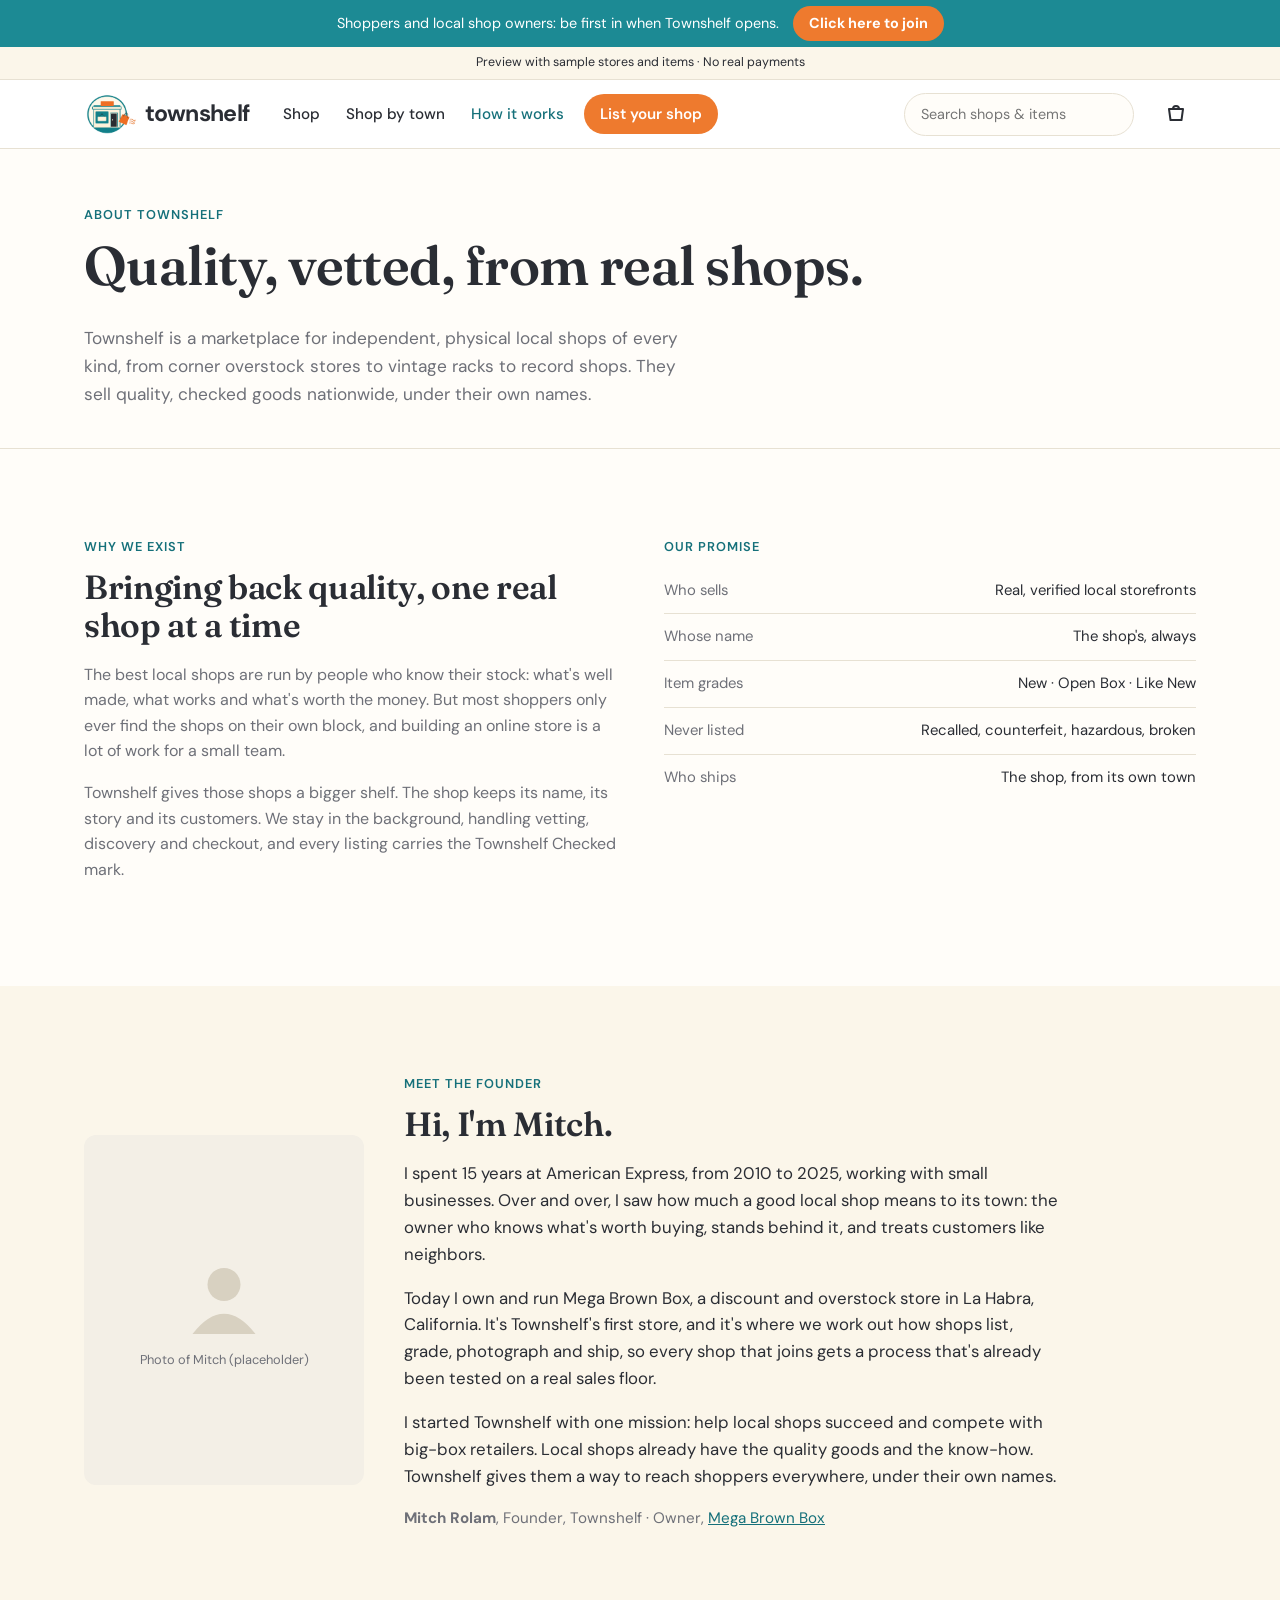
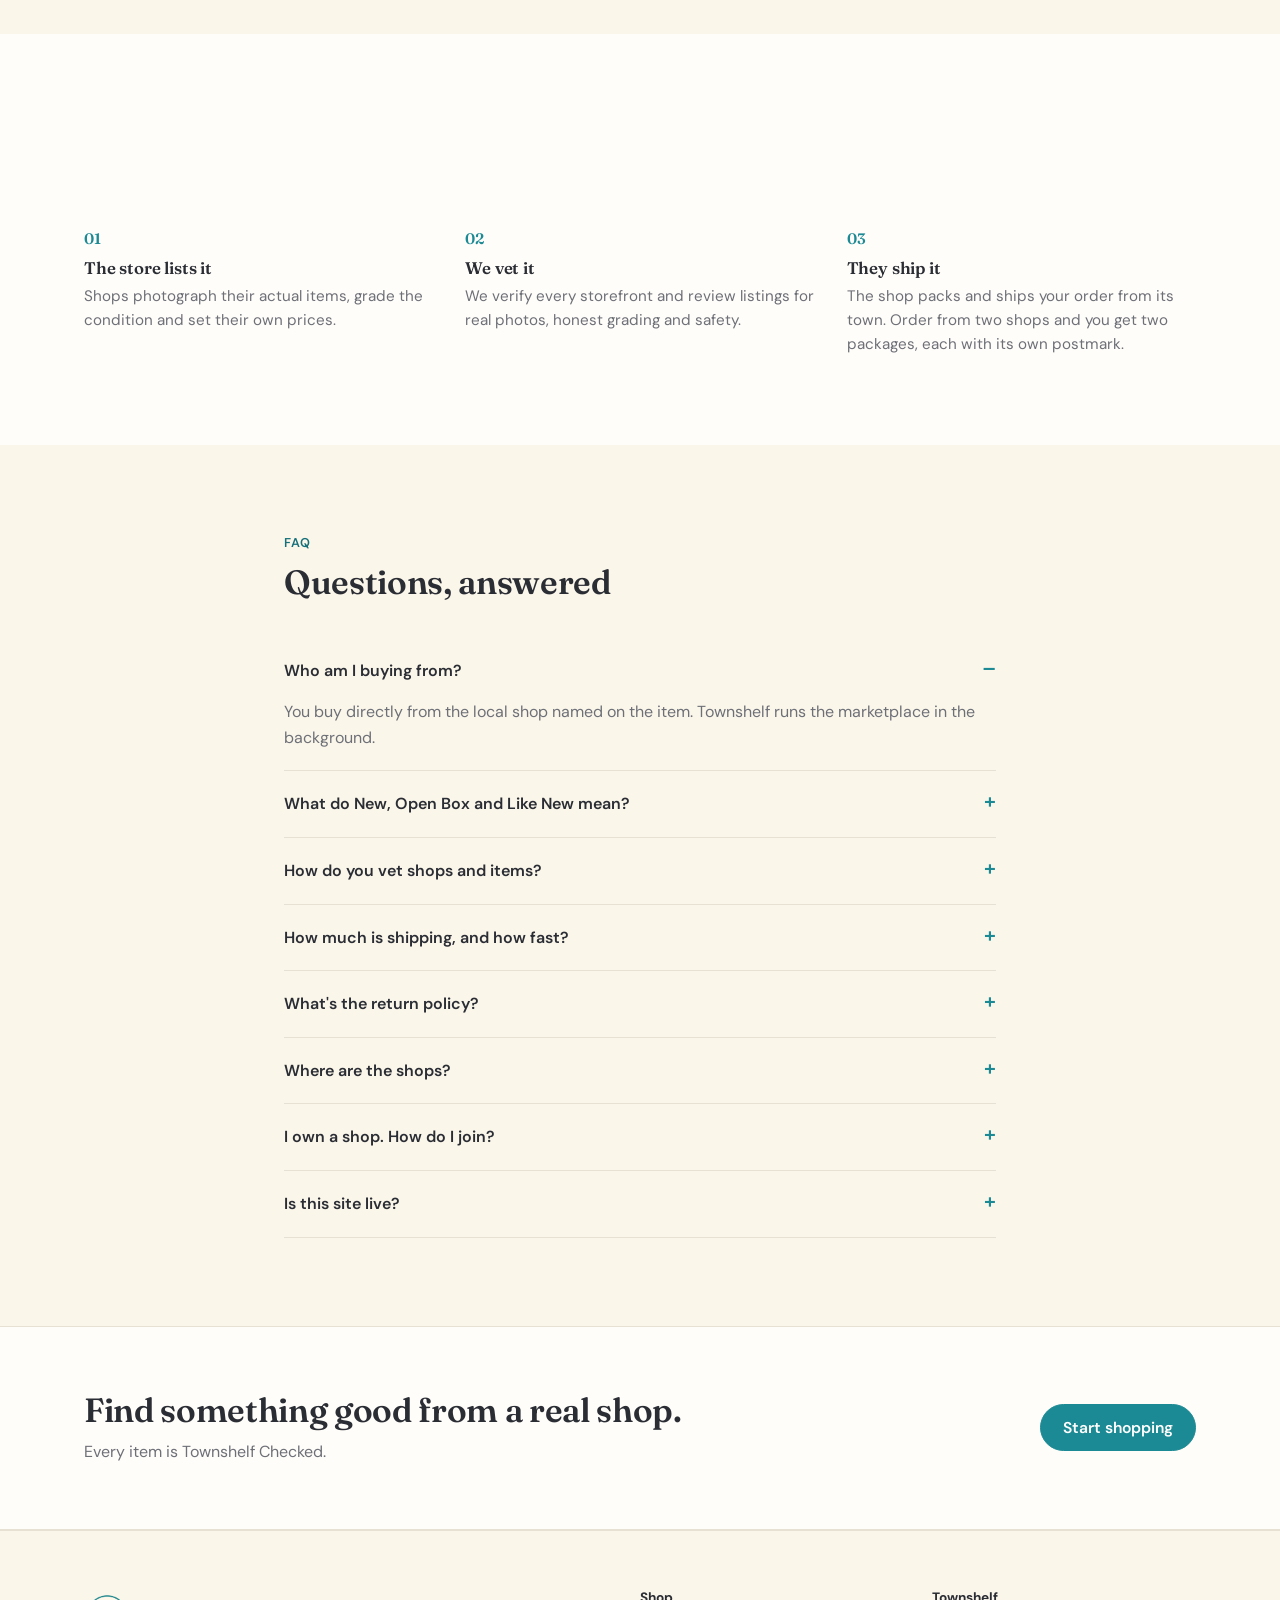
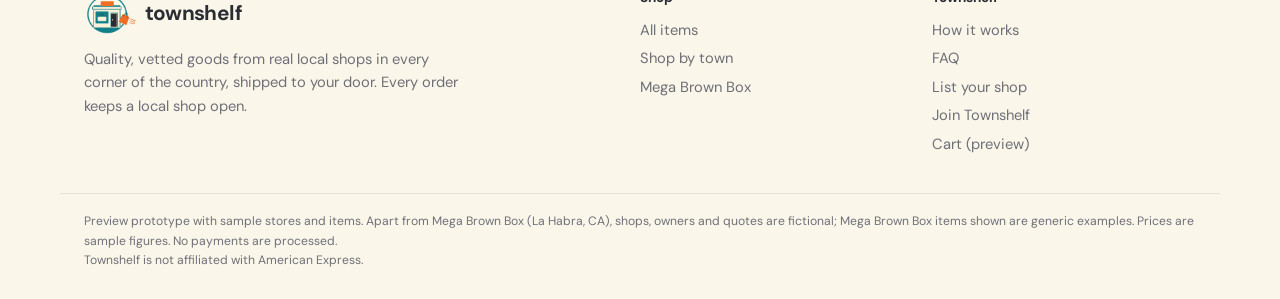
<file: about.html>
<!doctype html><html lang="en"><head><title>About & how it works · Townshelf (preview)</title>
<meta charset="utf-8"><meta name="viewport" content="width=device-width,initial-scale=1">
<link rel="icon" href="favicon.png?v=3" type="image/png"><link rel="apple-touch-icon" href="assets/apple-touch-icon.png?v=3">
<link rel="manifest" href="manifest.webmanifest"><meta name="theme-color" content="#1C8A94">
<meta name="mobile-web-app-capable" content="yes"><meta name="apple-mobile-web-app-capable" content="yes"><meta name="apple-mobile-web-app-title" content="Townshelf"><meta name="apple-mobile-web-app-status-bar-style" content="default">
<link rel="stylesheet" href="css/style.css">
<script src="data/data.js"></script><script src="data/imports/mega-brown-box.js"></script><script src="data/config.js"></script><script src="js/art.js"></script><script src="js/app.js"></script><script src="js/catalog-api.js"></script><script src="js/pwa.js" defer></script>
</head><body>
<div id="site-header"></div>
<main>
<div class="page-head"><div class="wrap"><div class="eyebrow">About Townshelf</div><h1>Quality, vetted, from real shops.</h1><p>Townshelf is a marketplace for independent, physical local shops of every kind, from corner overstock stores to vintage racks to record shops. They sell quality, checked goods nationwide, under their own names.</p></div></div>

<section><div class="wrap two-col">
  <div><div class="eyebrow">Why we exist</div><h2>Bringing back quality, one real shop at a time</h2>
  <p class="muted">The best local shops are run by people who know their stock: what's well made, what works and what's worth the money. But most shoppers only ever find the shops on their own block, and building an online store is a lot of work for a small team.</p>
  <p class="muted">Townshelf gives those shops a bigger shelf. The shop keeps its name, its story and its customers. We stay in the background, handling vetting, discovery and checkout, and every listing carries the Townshelf Checked mark.</p></div>
  <div><div class="eyebrow">Our promise</div>
    <ul class="facts">
      <li><span>Who sells</span><span>Real, verified local storefronts</span></li>
      <li><span>Whose name</span><span>The shop's, always</span></li>
      <li><span>Item grades</span><span>New · Open Box · Like New</span></li>
      <li><span>Never listed</span><span>Recalled, counterfeit, hazardous, broken</span></li>
      <li><span>Who ships</span><span>The shop, from its own town</span></li>
    </ul></div>
</div></section>

<section class="sec-cream" id="founder"><div class="wrap founder">
  <div class="founder-photo" role="img" aria-label="Photo placeholder for Mitch Rolam"><svg viewBox="0 0 120 120"><circle cx="60" cy="46" r="22" fill="#D8D1C1"/><path d="M18 112 Q60 58 102 112" fill="#D8D1C1"/></svg><span>Photo of Mitch (placeholder)</span></div>
  <div>
    <div class="eyebrow">Meet the founder</div>
    <h2>Hi, I'm Mitch.</h2>
    <p>I spent 15 years at American Express, from 2010 to 2025, working with small businesses. Over and over, I saw how much a good local shop means to its town: the owner who knows what's worth buying, stands behind it, and treats customers like neighbors.</p>
    <p>Today I own and run Mega Brown Box, a discount and overstock store in La Habra, California. It's Townshelf's first store, and it's where we work out how shops list, grade, photograph and ship, so every shop that joins gets a process that's already been tested on a real sales floor.</p>
    <p>I started Townshelf with one mission: help local shops succeed and compete with big-box retailers. Local shops already have the quality goods and the know-how. Townshelf gives them a way to reach shoppers everywhere, under their own names.</p>
    <p class="sig"><strong>Mitch Rolam</strong>, Founder, Townshelf · Owner, <a href="store.html?id=mega-brown-box">Mega Brown Box</a></p>
  </div>
</div></section>

<section><div class="wrap">
  <div class="sec-head"><div><div class="eyebrow">How it works</div><h2>Three steps, one real shop</h2></div></div>
  <div class="list-grid">
    <div><div class="num">01</div><h3>The store lists it</h3><p>Shops photograph their actual items, grade the condition and set their own prices.</p></div>
    <div><div class="num">02</div><h3>We vet it</h3><p>We verify every storefront and review listings for real photos, honest grading and safety.</p></div>
    <div><div class="num">03</div><h3>They ship it</h3><p>The shop packs and ships your order from its town. Order from two shops and you get two packages, each with its own postmark.</p></div>
  </div>
</div></section>

<section class="sec-cream" id="faq"><div class="wrap narrow">
  <div class="sec-head"><div><div class="eyebrow">FAQ</div><h2>Questions, answered</h2></div></div>
  <div class="faq">
    <details open><summary>Who am I buying from?</summary><p>You buy directly from the local shop named on the item. Townshelf runs the marketplace in the background.</p></details>
    <details><summary>What do New, Open Box and Like New mean?</summary><p><b>New:</b> unused, in original packaging. <b>Open Box:</b> box opened, never or barely used, complete and tested. <b>Like New:</b> returned or gently used, tested and cleaned, with no visible wear.</p></details>
    <details><summary>How do you vet shops and items?</summary><p>Every shop must be a real, physical storefront with a verifiable address and owner. Listings need real photos and honest grading. Recalled, counterfeit, hazardous and broken goods aren't allowed. Detailed verification steps: <span class="placeholder">[process TBD]</span></p></details>
    <details><summary>How much is shipping, and how fast?</summary><p>Each shop ships from its own town. Shipping prices and ship-by windows: <span class="placeholder">[TBD]</span></p></details>
    <details><summary>What's the return policy?</summary><p><span class="placeholder">[Returns policy TBD]</span></p></details>
    <details><summary>Where are the shops?</summary><p>All over the country. Townshelf is built for local shops in every town. We're onboarding our first shops now, starting with Mega Brown Box in La Habra, California.</p></details>
    <details><summary>I own a shop. How do I join?</summary><p>Head to <a href="list-your-shop.html">List your shop</a> and tell us about it. Fees and commission: <span class="placeholder">[pricing TBD]</span></p></details>
    <details><summary>Is this site live?</summary><p>Not yet. This is a clickable preview with sample shops and items. Apart from Mega Brown Box, the shops, owners and quotes are fictional, and Mega Brown Box items shown are generic examples. No payments or signups happen here.</p></details>
  </div>
</div></section>

<div class="cta"><div class="wrap cta-in"><div><h2 style="margin-bottom:.3em">Find something good from a real shop.</h2><p>Every item is Townshelf Checked.</p></div><div><a class="btn btn-primary" href="browse.html">Start shopping</a></div></div></div>
</main>
<div id="site-footer"></div>
<script>TS.chrome("about.html");</script>
</body></html>
</file>
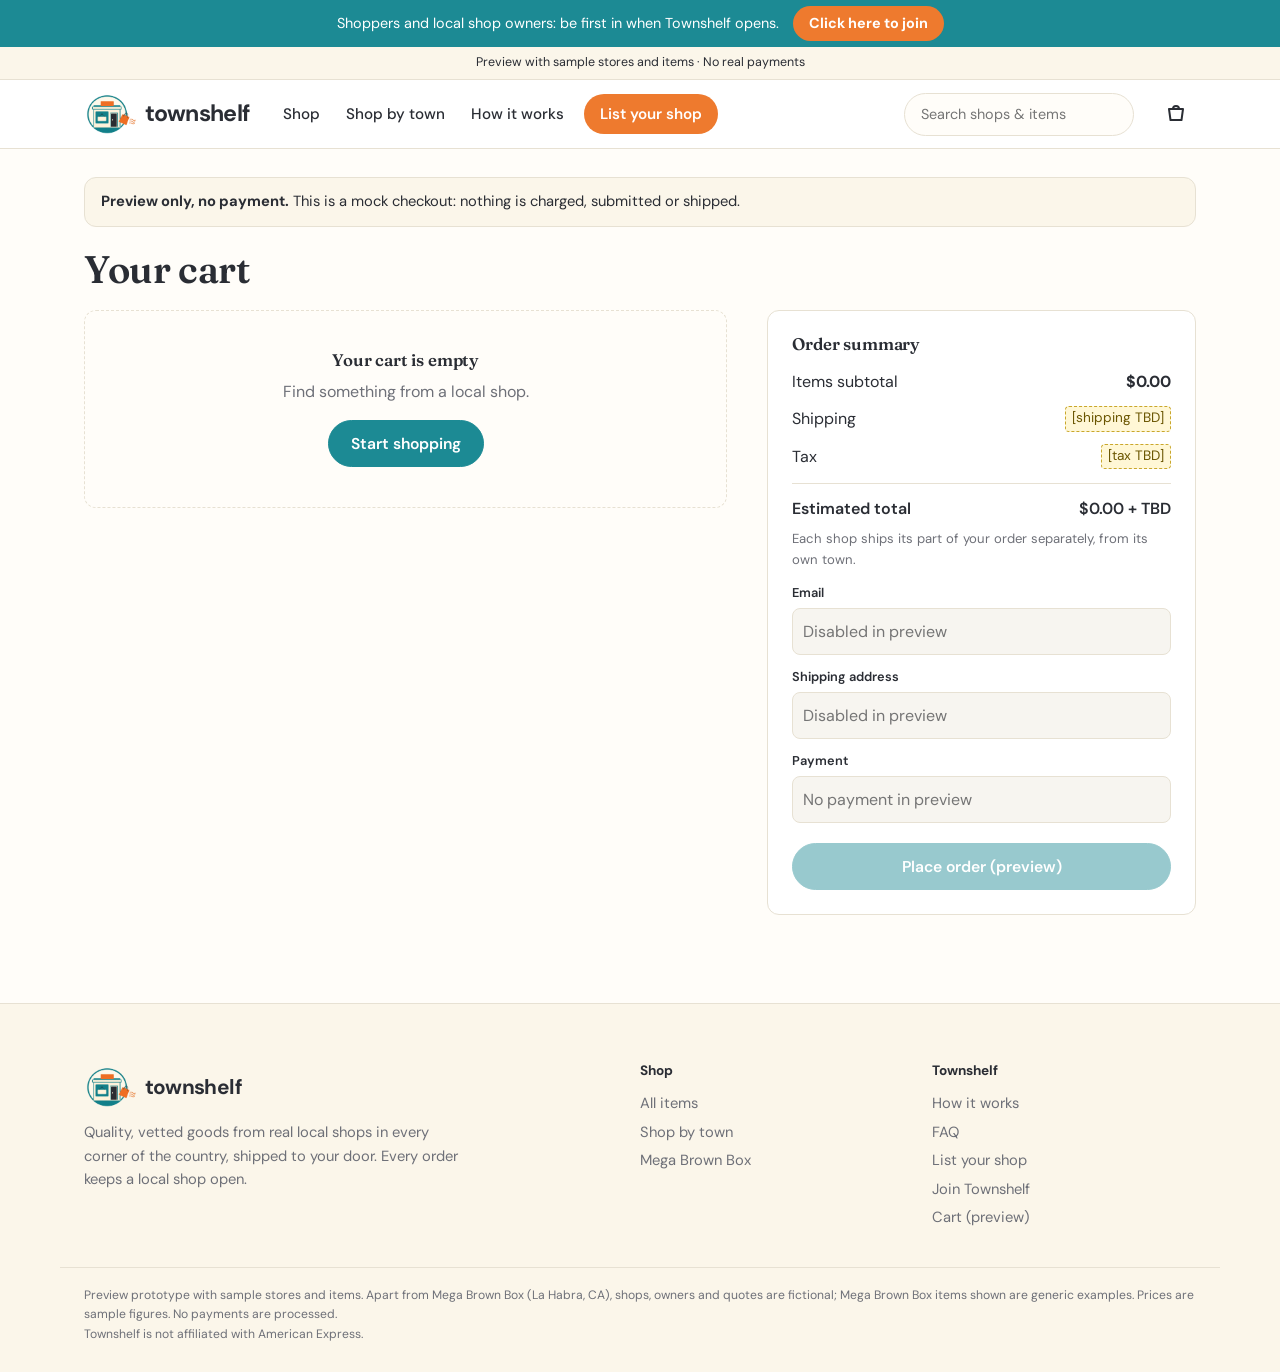
<file: cart.html>
<!doctype html><html lang="en"><head><title>Cart (preview) · Townshelf</title>
<meta charset="utf-8"><meta name="viewport" content="width=device-width,initial-scale=1">
<link rel="icon" href="favicon.png?v=3" type="image/png"><link rel="apple-touch-icon" href="assets/apple-touch-icon.png?v=3">
<link rel="manifest" href="manifest.webmanifest"><meta name="theme-color" content="#1C8A94">
<meta name="mobile-web-app-capable" content="yes"><meta name="apple-mobile-web-app-capable" content="yes"><meta name="apple-mobile-web-app-title" content="Townshelf"><meta name="apple-mobile-web-app-status-bar-style" content="default">
<link rel="stylesheet" href="css/style.css">
<script src="data/data.js"></script><script src="data/imports/mega-brown-box.js"></script><script src="data/config.js"></script><script src="js/art.js"></script><script src="js/app.js"></script><script src="js/catalog-api.js"></script><script src="js/pwa.js" defer></script>
</head><body>
<div id="site-header"></div>
<main class="wrap">
  <div class="preview-warning"><strong>Preview only, no payment.</strong> This is a mock checkout: nothing is charged, submitted or shipped.</div>
  <h1 style="font-size:clamp(1.8rem,4vw,2.4rem);margin-top:20px">Your cart</h1>
  <div class="cart-layout">
    <div id="lines"></div>
    <aside>
      <div class="panel summary">
        <h3>Order summary</h3>
        <div class="row"><span>Items subtotal</span><strong id="sub">$0.00</strong></div>
        <div class="row"><span>Shipping</span><span class="placeholder">[shipping TBD]</span></div>
        <div class="row"><span>Tax</span><span class="placeholder">[tax TBD]</span></div>
        <div class="row total"><span>Estimated total</span><span id="tot">$0.00 + TBD</span></div>
        <p class="muted" style="font-size:.82rem">Each shop ships its part of your order separately, from its own town.</p>
        <label class="fake-field"><span>Email</span><input disabled placeholder="Disabled in preview"></label>
        <label class="fake-field"><span>Shipping address</span><input disabled placeholder="Disabled in preview"></label>
        <label class="fake-field"><span>Payment</span><input disabled placeholder="No payment in preview"></label>
        <button class="btn btn-primary" style="width:100%;margin-top:8px" id="place">Place order (preview)</button>
        <div id="placed" class="thanks"><strong>Thanks for shopping local!</strong><p style="margin:0">This was a preview. No order was placed and no payment was taken.</p></div>
      </div>
    </aside>
  </div>
</main>
<div id="site-footer"></div>
<script>
TS.chrome("cart.html");
var E=TS.esc;
function render(){
  var c=TS.cart(), groups={}, sub=0;
  c.forEach(function(l){var it=TS.item(l.slug);if(!it)return;(groups[it.store]=groups[it.store]||[]).push({it:it,qty:l.qty});sub+=it.price*l.qty;});
  var keys=Object.keys(groups);
  document.getElementById("lines").innerHTML = keys.length ? keys.map(function(k){var st=TS.store(k);
    return '<div class="cart-group"><div class="cart-group-head"><span>'+'<span style="display:inline-flex;vertical-align:middle;margin-right:8px">'+TS.storeLogo(st,30)+'</span>'+'Shipped by <a href="store.html?id='+k+'">'+E(st.name)+'</a></span><span class="muted" style="font-weight:600">from '+E(st.town)+', '+E(st.state)+'</span></div>'+
    groups[k].map(function(g){return '<div class="cart-line"><div class="mini-img">'+TS.itemPhoto(g.it,0)+'</div><div><a href="item.html?id='+g.it.slug+'" style="color:inherit;font-weight:700">'+E(g.it.title)+'</a><div>'+TS.condBadge(g.it.condition)+'</div>'+
      '<div class="qty"><button data-s="'+g.it.slug+'" data-d="-1" aria-label="Less">−</button><span>'+g.qty+'</span><button data-s="'+g.it.slug+'" data-d="1" aria-label="More">+</button></div></div><strong>'+TS.money(g.it.price*g.qty)+'</strong></div>';}).join("")+'</div>';}).join("")
    : '<div class="empty"><h3>Your cart is empty</h3><p class="muted">Find something from a local shop.</p><a class="btn btn-primary" href="browse.html">Start shopping</a></div>';
  document.getElementById("sub").textContent=TS.money(sub);
  document.getElementById("tot").textContent=TS.money(sub)+" + TBD";
  document.getElementById("place").disabled=!keys.length;
  document.querySelectorAll(".qty button").forEach(function(b){b.onclick=function(){var l=TS.cart().find(function(x){return x.slug===b.dataset.s;});TS.cartSet(b.dataset.s,l.qty+(+b.dataset.d));render();};});
}
document.getElementById("place").onclick=function(){document.getElementById("placed").classList.add("show");TS.cartClear();render();};
render();
</script>
</body></html>
</file>
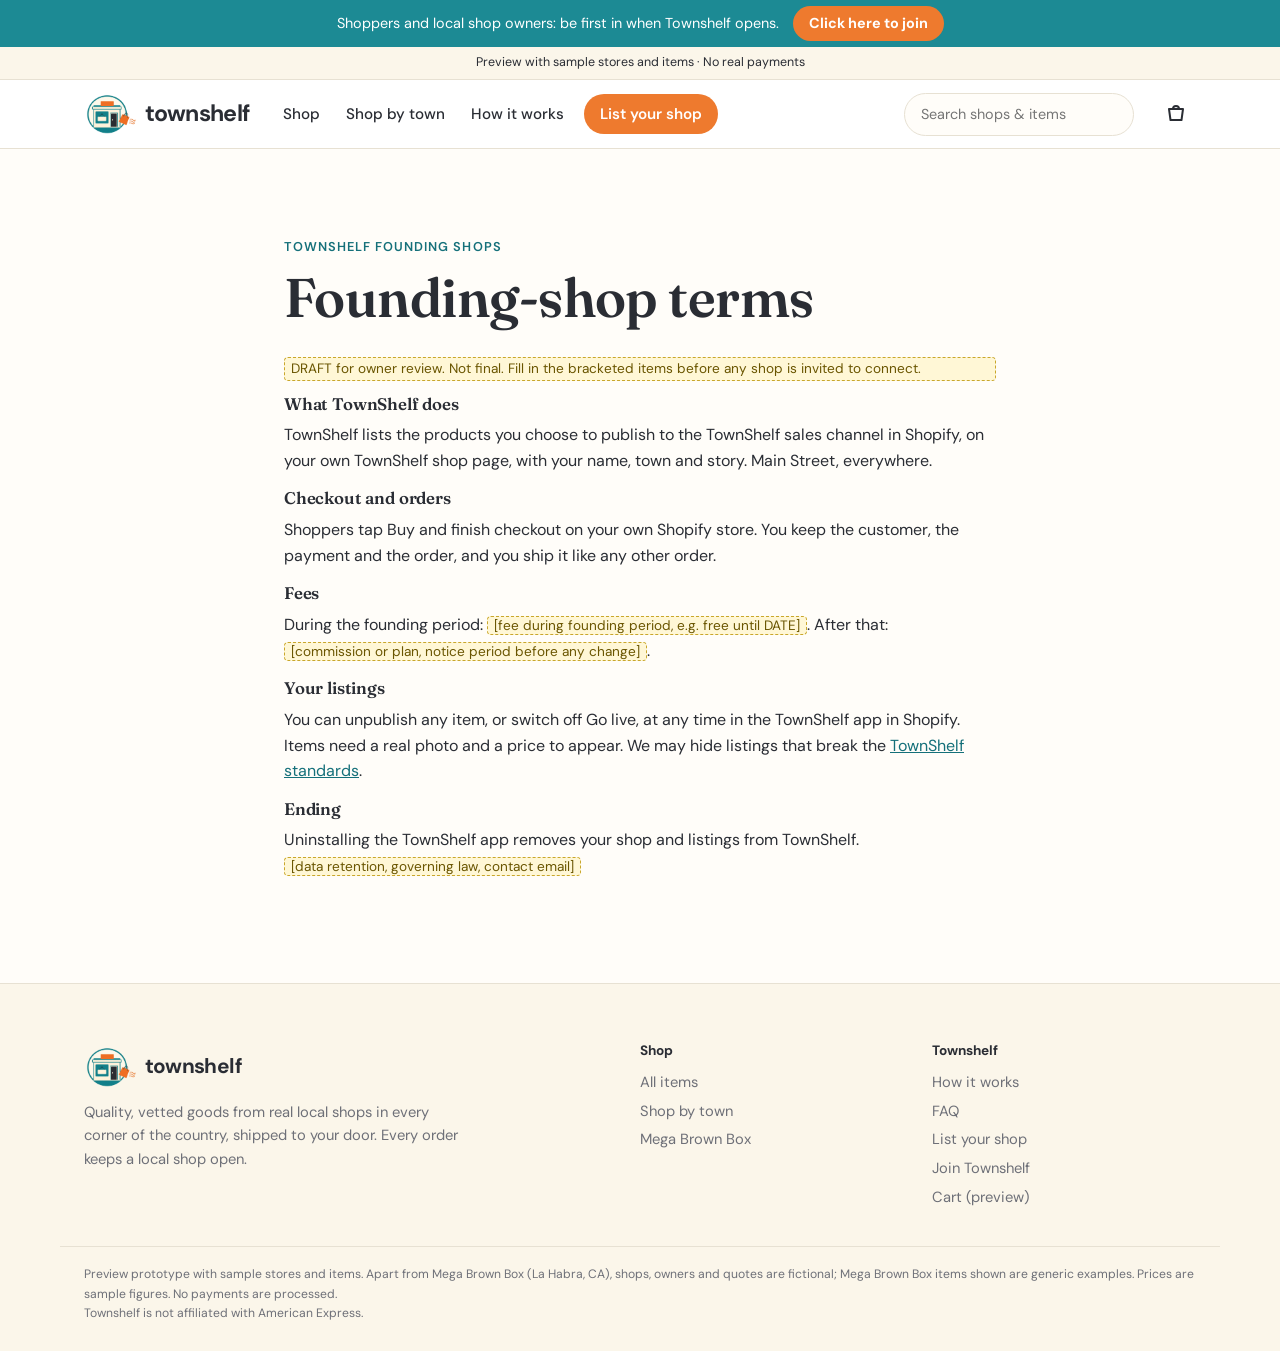
<file: founding-shop-terms.html>
<!doctype html><html lang="en"><head><meta charset="utf-8"><meta name="viewport" content="width=device-width,initial-scale=1">
<title>Founding-shop terms · TownShelf</title><link rel="stylesheet" href="css/style.css">
<script src="data/data.js"></script><script src="data/config.js"></script><script src="js/art.js"></script><script src="js/app.js"></script>
</head><body>
<div id="site-header"></div>
<main><section><div class="wrap" style="max-width:760px">
  <div class="eyebrow">TownShelf founding shops</div><h1>Founding-shop terms</h1>
  <p class="placeholder">DRAFT for owner review. Not final. Fill in the bracketed items before any shop is invited to connect.</p>
  <h3>What TownShelf does</h3>
  <p>TownShelf lists the products you choose to publish to the TownShelf sales channel in Shopify, on your own TownShelf shop page, with your name, town and story. Main Street, everywhere.</p>
  <h3>Checkout and orders</h3>
  <p>Shoppers tap Buy and finish checkout on your own Shopify store. You keep the customer, the payment and the order, and you ship it like any other order.</p>
  <h3>Fees</h3>
  <p>During the founding period: <span class="placeholder">[fee during founding period, e.g. free until DATE]</span>. After that: <span class="placeholder">[commission or plan, notice period before any change]</span>.</p>
  <h3>Your listings</h3>
  <p>You can unpublish any item, or switch off Go live, at any time in the TownShelf app in Shopify. Items need a real photo and a price to appear. We may hide listings that break the <a href="list-your-shop.html#standards">TownShelf standards</a>.</p>
  <h3>Ending</h3>
  <p>Uninstalling the TownShelf app removes your shop and listings from TownShelf. <span class="placeholder">[data retention, governing law, contact email]</span></p>
</div></section></main>
<div id="site-footer"></div>
<script>TS.chrome("");</script>
</body></html>
</file>
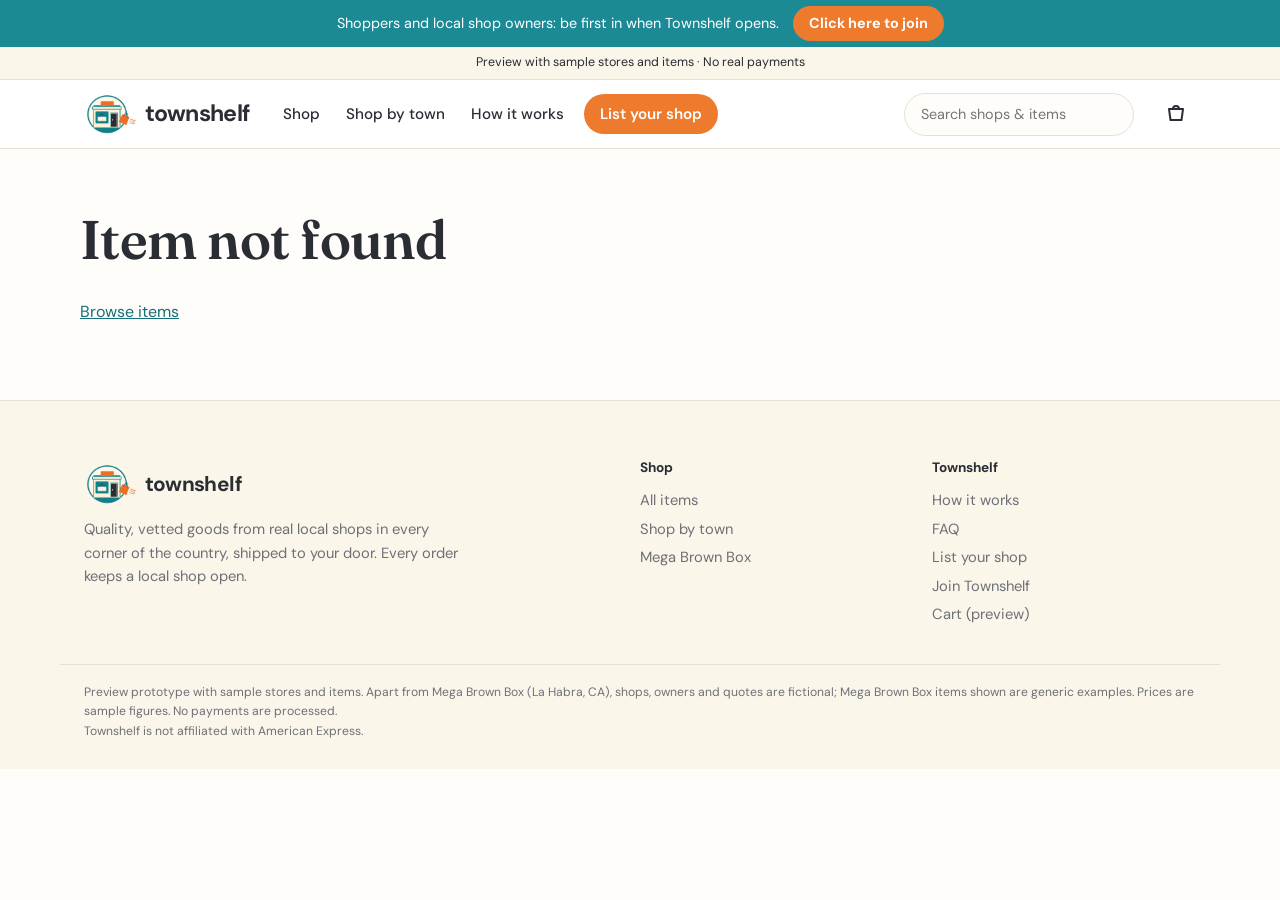
<file: item.html>
<!doctype html><html lang="en"><head><title>Item · Townshelf (preview)</title>
<meta charset="utf-8"><meta name="viewport" content="width=device-width,initial-scale=1">
<link rel="icon" href="favicon.png?v=3" type="image/png"><link rel="apple-touch-icon" href="assets/apple-touch-icon.png?v=3">
<link rel="manifest" href="manifest.webmanifest"><meta name="theme-color" content="#1C8A94">
<meta name="mobile-web-app-capable" content="yes"><meta name="apple-mobile-web-app-capable" content="yes"><meta name="apple-mobile-web-app-title" content="Townshelf"><meta name="apple-mobile-web-app-status-bar-style" content="default">
<link rel="stylesheet" href="css/style.css">
<script src="data/data.js"></script><script src="data/imports/mega-brown-box.js"></script><script src="data/config.js"></script><script src="js/art.js"></script><script src="js/app.js"></script><script src="js/catalog-api.js"></script><script src="js/pwa.js" defer></script>
</head><body>
<div id="site-header"></div>
<main id="main"></main>
<div id="site-footer"></div>
<script>
TS.chrome("");
TS.ready({stores:TS.param("store")?[TS.param("store")]:"all"},function(){
var it=TS.item(TS.param("id")||"mbb-stand-mixer"), E=TS.esc, m=document.getElementById("main");
function ph(v){return v?E(v):'<span class="placeholder">[TBD]</span>';}
if(!it){m.innerHTML='<div class="wrap" style="padding:60px 20px"><h1>Item not found</h1><p><a href="browse.html">Browse items</a></p></div>';}
else{
  var st=TS.store(it.store);
  document.title=it.title+" · "+st.name+" · Townshelf (preview)";
  var shots=(it.photoShots&&it.photoShots.length?it.photoShots:["Front","Back","Label / tag","Flaws","Scale"]).slice(0,6);
  var hasPhotos=it.photos&&it.photos.length;
  var photoNote=hasPhotos?'':'<span class="photo-note">Illustration · real store photos required at launch</span>';
  var more=TS.itemsFor(st.slug).filter(function(x){return x.slug!==it.slug;}).slice(0,4);
  var inc=(it.included||[]).map(function(x){return '<li>'+E(x)+'</li>';}).join("")||'<li>—</li>';
  var mis=(it.missing&&it.missing!=="None")?'<li>'+E(it.missing)+'</li>':'<li style="list-style:none">Nothing missing</li>';
  m.innerHTML=
  '<div class="wrap"><div class="crumbs"><a href="browse.html">Shop</a> / <a href="browse.html?cat='+encodeURIComponent(it.category)+'">'+E(it.category)+'</a> / <a href="store.html?id='+st.slug+'">'+E(st.name)+'</a></div>'+
  '<div class="item-layout">'+
   '<div><div class="gallery-main" id="gmain">'+TS.itemPhoto(it,0)+photoNote+'<span class="shot-label" id="shotLabel">'+E(shots[0])+'</span></div>'+
   '<div class="thumbs">'+shots.map(function(sh,i){return '<button class="'+(i?'':'on')+'" data-i="'+i+'" aria-label="Photo: '+E(sh)+'">'+TS.itemPhoto(it,i)+'<small>'+E(sh.split(" ")[0])+'</small></button>';}).join("")+'</div>'+
   '<p class="muted small" style="margin-top:10px">Listing standard: 3–6 real photos: front, back, label/tag, any flaws, scale.</p></div>'+
   '<div class="buy">'+
    '<div style="display:flex;gap:12px;align-items:center;flex-wrap:wrap">'+TS.condBadge(it.condition)+(it.checked?TS.checkedMark():'')+'</div>'+
    (it.example?'<div style="margin-top:8px"><span class="tag">Example item, not real inventory or pricing</span></div>':'')+
    '<h1 style="margin-top:.3em">'+E(it.title)+'</h1>'+
    '<div class="price">'+TS.money(it.price)+(it.real?'':' <small>sample price</small>')+(it.retailPrice?'<span class="retail">Retail '+TS.money(it.retailPrice)+'</span>':'<span class="retail">Original retail: <span class="placeholder">[if known]</span></span>')+'</div>'+
    '<div class="cond-explain"><strong>'+E(it.condition)+':</strong> '+E(TS.COND_INFO[it.condition]||"")+'</div>'+
    (it.stock?'<p class="small"><strong>In stock:</strong> '+it.stock+(it.stock<=3?' left':'')+'</p>':'')+'<p>'+E(it.description)+'</p>'+
    '<div class="lt-sec"><h3>What\'s included</h3><div class="incl"><ul class="yes">'+inc+'</ul><ul class="no">'+mis+'</ul></div></div>'+
    '<a class="sold-by" href="store.html?id='+st.slug+'">'+TS.storeLogo(st,48)+'<div><small>Sold & shipped by</small><strong>'+E(st.name)+'</strong><small>'+E(st.town)+', '+E(st.state)+(st.verified?' · Verified storefront':'')+'</small></div></a>'+
    (it.checkoutUrl?'<a class="btn btn-primary" style="width:100%;font-size:1.05rem;padding:15px;display:block;text-align:center" href="'+E(it.checkoutUrl)+'" target="_blank" rel="noopener">Buy now</a>'+
    '<p class="muted small" style="text-align:center;margin:8px 0 18px">Secure checkout with '+E(st.name)+' on Shopify'+(it.buyUrl?' · <a href="'+E(it.buyUrl)+'" target="_blank" rel="noopener">View on their store</a>':'')+'</p>':
    it.buyUrl?'<a class="btn btn-primary" style="width:100%;font-size:1.05rem;padding:15px;display:block;text-align:center" href="'+E(it.buyUrl)+'" target="_blank" rel="noopener">Buy on '+E((function(){try{return new URL(it.buyUrl).hostname.replace(/^www\./,"");}catch(e){return st.name;}})())+'</a>'+
    '<p class="muted small" style="text-align:center;margin:8px 0 18px">Secure checkout on the '+E(st.name)+' store</p>':
    '<button class="btn btn-primary" style="width:100%;font-size:1.05rem;padding:15px" id="add">Add to cart</button>'+
    '<p class="muted small" style="text-align:center;margin:8px 0 18px">Preview only · no payment will be taken</p>')+
    TS.videoLine()+
    '<div class="lt-sec"><h3>Shipping & returns</h3><div class="ship-row">'+TS.postmark(st.town,st.state)+'<ul class="facts" style="flex:1">'+
      '<li><span>Ships from</span><span><strong>'+E(st.town)+', '+E(st.state)+'</strong></span></li>'+
      '<li><span>Ships by</span><span>'+(it.shipBy?E(it.shipBy):'<span class="placeholder">[ship-by window TBD]</span>')+'</span></li>'+
      '<li><span>Shipping cost</span><span class="placeholder">[shipping price TBD]</span></li>'+
      '<li><span>Returns</span><span>'+(it.returns?E(it.returns):'<span class="placeholder">[returns policy TBD]</span>')+'</span></li>'+
    '</ul></div></div>'+
    '<div class="lt-sec"><h3>Item details</h3><ul class="facts">'+
      '<li><span>Brand</span><span>'+ph(it.brand)+'</span></li>'+
      '<li><span>Category</span><span>'+E(it.category)+'</span></li>'+
      '<li><span>Condition</span><span>'+E(it.condition)+'</span></li>'+
      '<li><span>Dimensions</span><span>'+ph(it.dimensions)+'</span></li>'+
      '<li><span>Weight</span><span>'+ph(it.weight)+'</span></li>'+
    '</ul></div>'+
    '<p class="support-note">Buying this supports '+E(st.name)+', a local shop in '+E(st.town)+', '+E(st.state)+'.</p>'+
   '</div></div></div>'+
  (more.length?'<section class="sec-cream"><div class="wrap"><div class="sec-head"><h2>More from '+E(st.name)+'</h2><a class="link-arrow" href="store.html?id='+st.slug+'">Visit shop →</a></div><div class="grid g4">'+more.map(TS.itemCard).join("")+'</div></div></section>':'');
  document.querySelectorAll(".thumbs button").forEach(function(b){b.onclick=function(){
    document.querySelectorAll(".thumbs button").forEach(function(x){x.classList.remove("on");});b.classList.add("on");
    var i=+b.dataset.i, g=document.getElementById("gmain"); g.querySelector(".art").outerHTML=TS.itemPhoto(it,i);
    document.getElementById("shotLabel").textContent=shots[i];};});
  if(document.getElementById("add"))document.getElementById("add").onclick=function(){TS.cartAdd(it.slug);TS.openDrawer();};
}
});
</script>
</body></html>
</file>
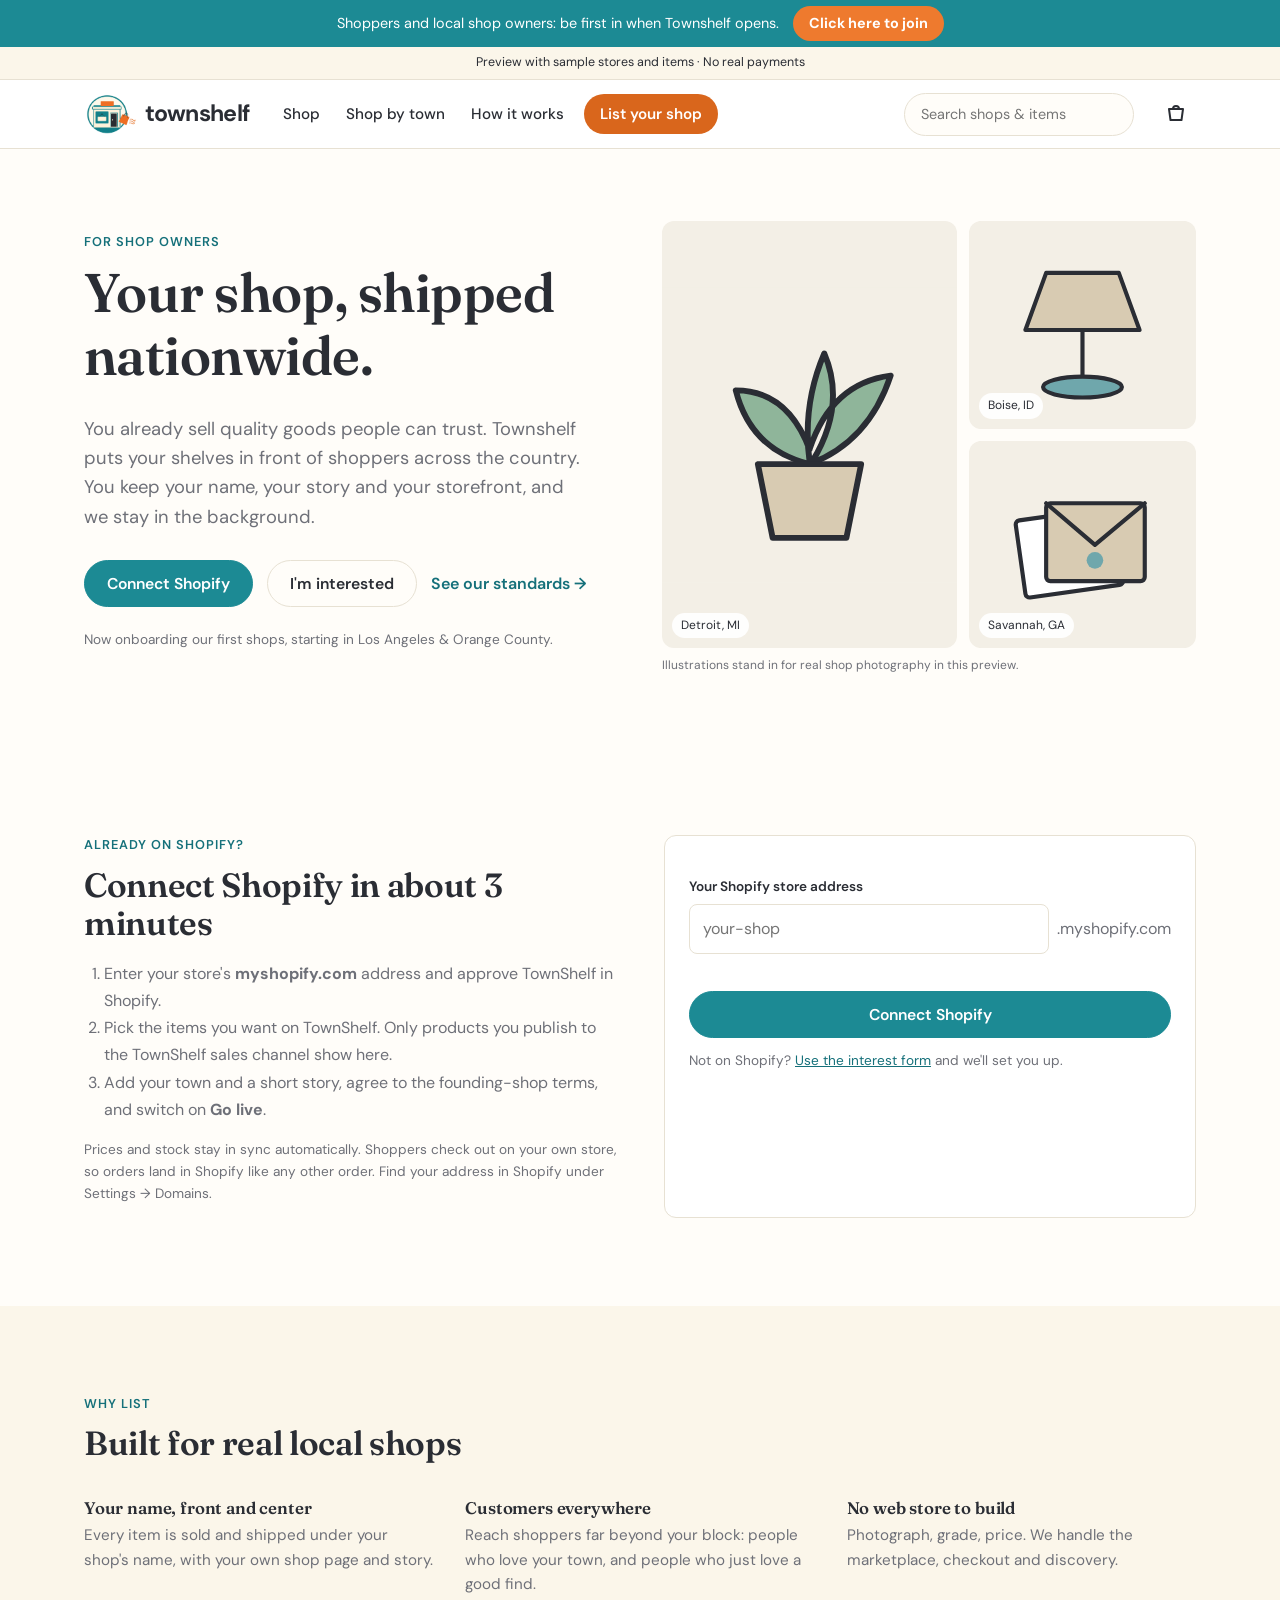
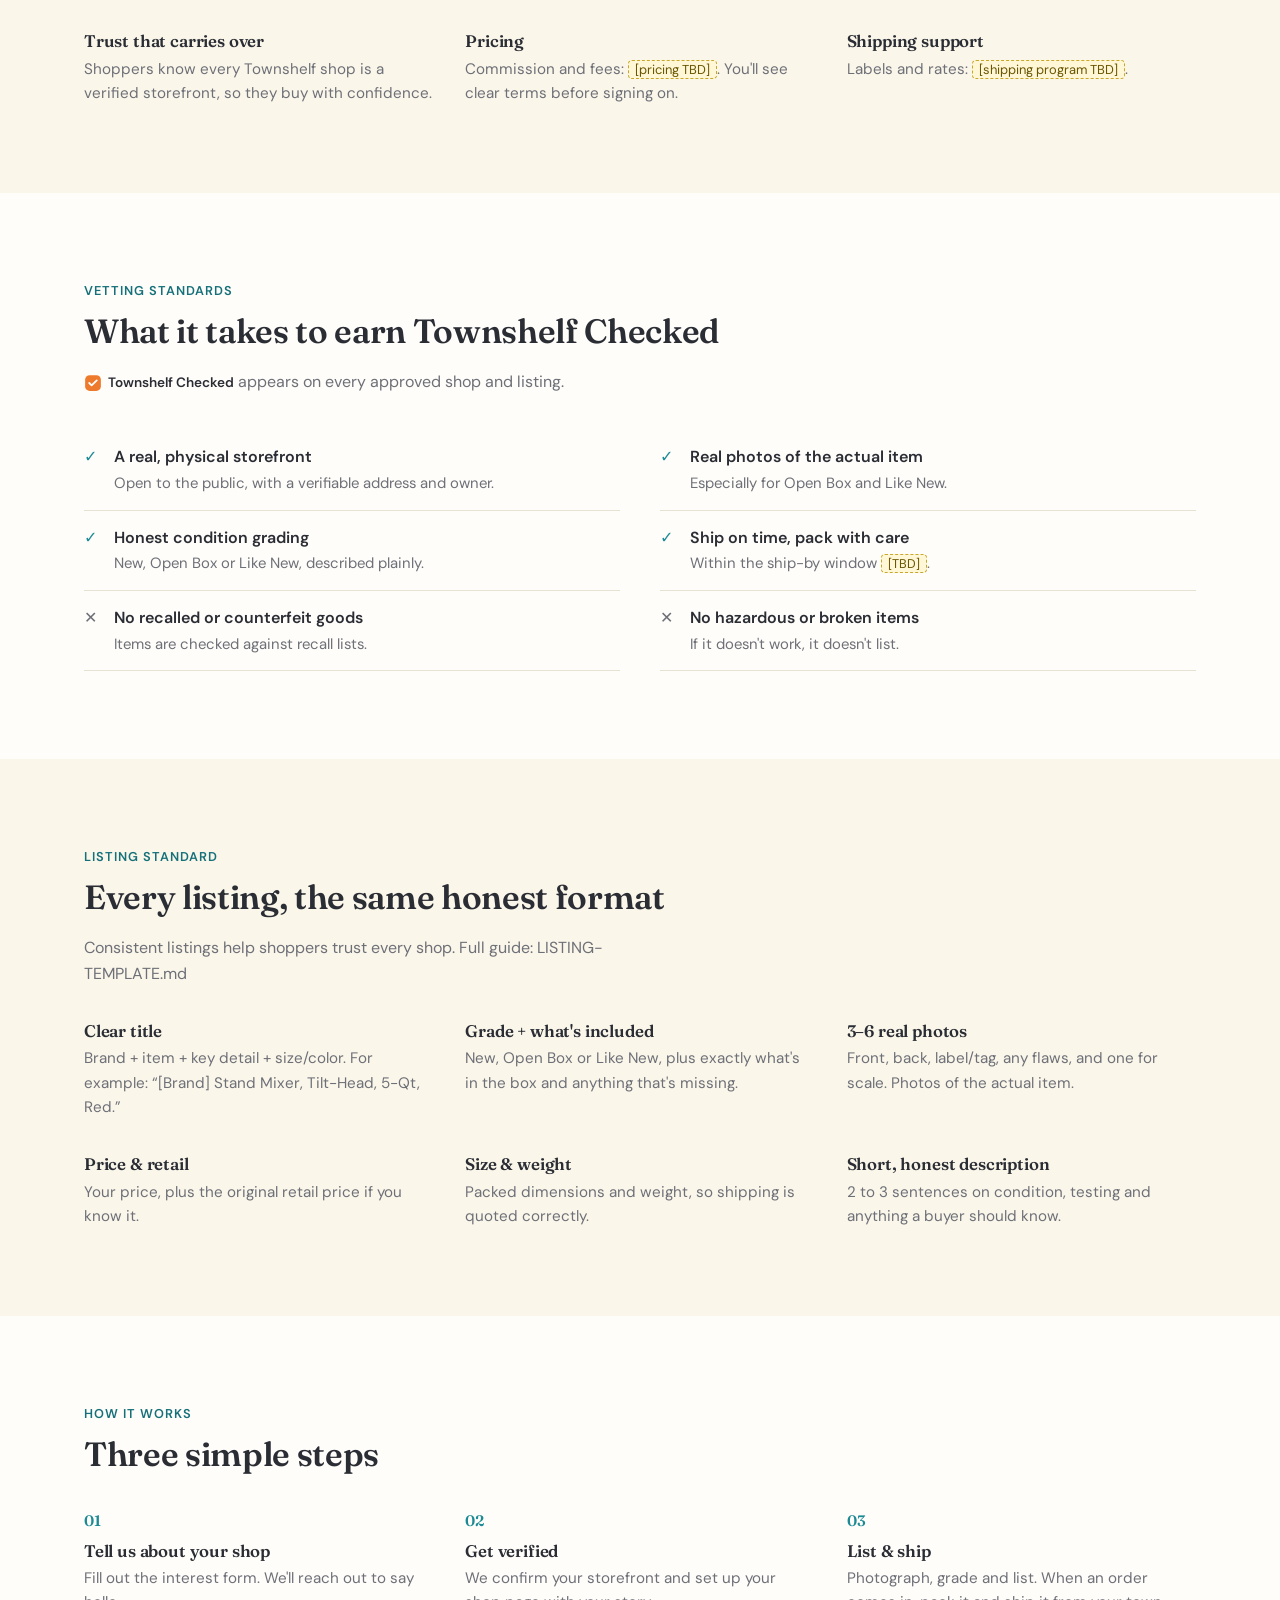
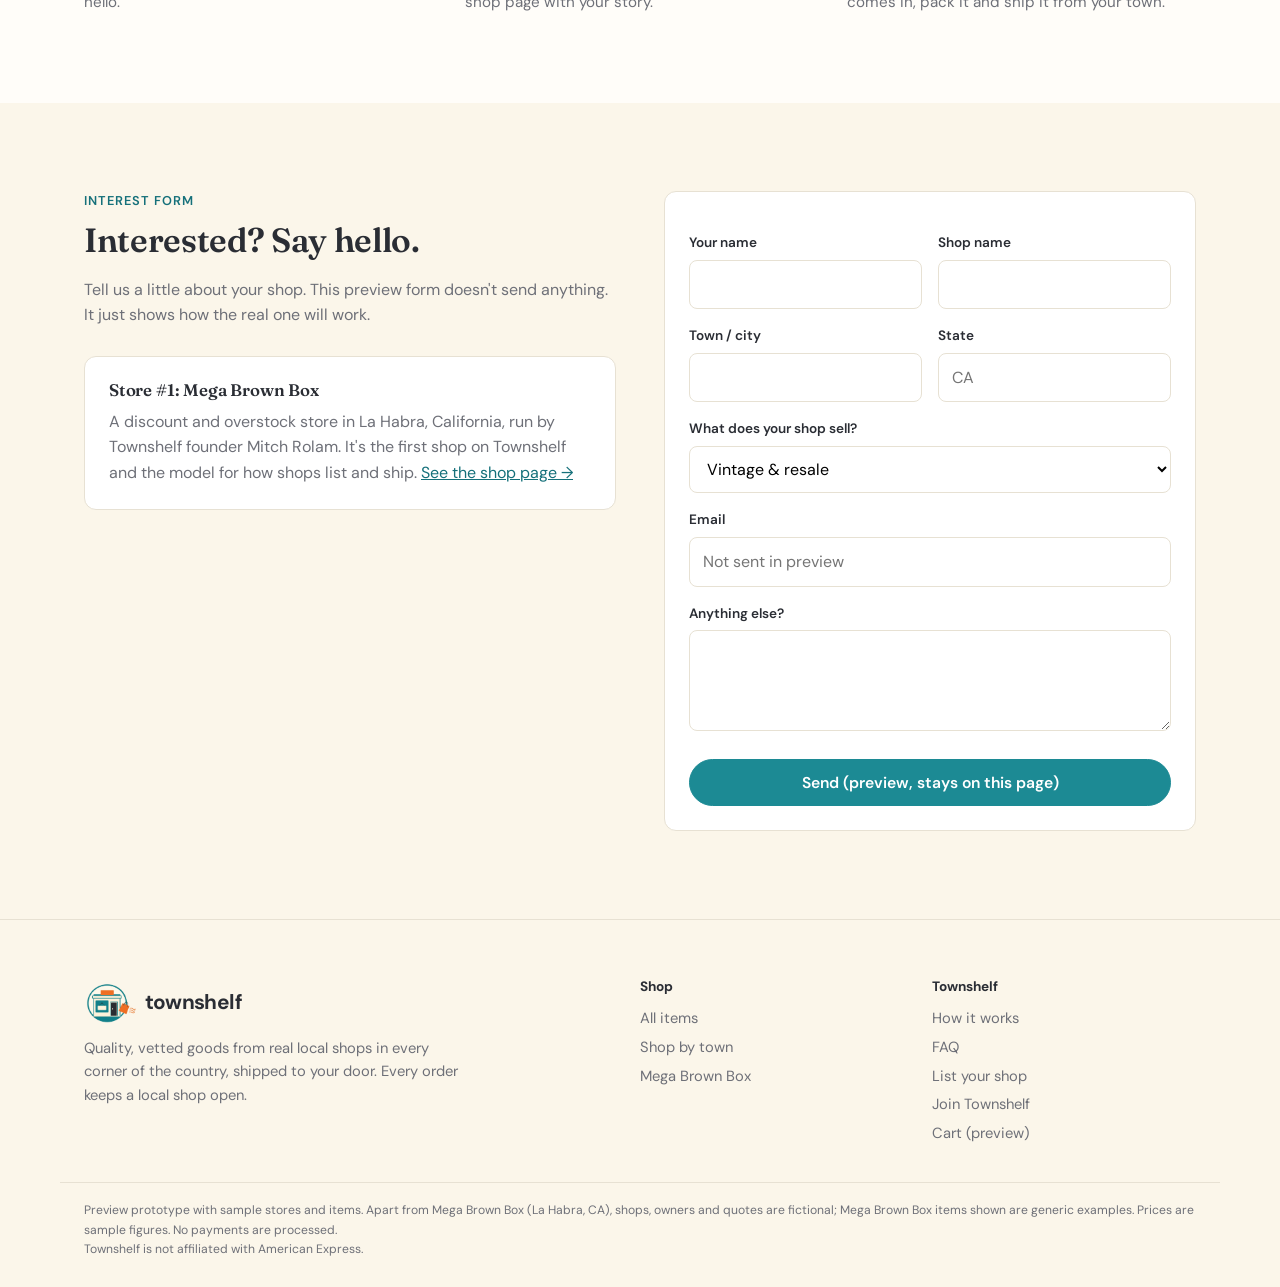
<file: list-your-shop.html>
<!doctype html><html lang="en"><head><title>List your shop · Townshelf (preview)</title>
<meta charset="utf-8"><meta name="viewport" content="width=device-width,initial-scale=1">
<link rel="icon" href="favicon.png?v=3" type="image/png"><link rel="apple-touch-icon" href="assets/apple-touch-icon.png?v=3">
<link rel="manifest" href="manifest.webmanifest"><meta name="theme-color" content="#1C8A94">
<meta name="mobile-web-app-capable" content="yes"><meta name="apple-mobile-web-app-capable" content="yes"><meta name="apple-mobile-web-app-title" content="Townshelf"><meta name="apple-mobile-web-app-status-bar-style" content="default">
<link rel="stylesheet" href="css/style.css">
<script src="data/data.js"></script><script src="data/imports/mega-brown-box.js"></script><script src="data/config.js"></script><script src="js/art.js"></script><script src="js/app.js"></script><script src="js/catalog-api.js"></script><script src="js/pwa.js" defer></script>
</head><body>
<div id="site-header"></div>
<main>
<section class="hero" style="padding-bottom:72px"><div class="wrap hero-grid">
  <div><div class="eyebrow">For shop owners</div><h1>Your shop, shipped nationwide.</h1>
  <p class="lead">You already sell quality goods people can trust. Townshelf puts your shelves in front of shoppers across the country. You keep your name, your story and your storefront, and we stay in the background.</p>
  <div class="btns"><a class="btn btn-primary" href="#connect">Connect Shopify</a><a class="btn btn-ghost" href="#interest">I'm interested</a><a class="link-arrow" href="#standards">See our standards →</a></div>
  <p class="small muted" style="margin-top:22px">Now onboarding our first shops, starting in Los Angeles & Orange County.</p></div>
  <div><div class="hero-photos" id="heroPhotos"></div><div class="caption">Illustrations stand in for real shop photography in this preview.</div></div>
</div></section>

<section id="connect"><div class="wrap two-col">
  <div><div class="eyebrow">Already on Shopify?</div><h2>Connect Shopify in about 3 minutes</h2>
    <ol class="muted" style="line-height:1.7;padding-left:20px">
      <li>Enter your store's <b>myshopify.com</b> address and approve TownShelf in Shopify.</li>
      <li>Pick the items you want on TownShelf. Only products you publish to the TownShelf sales channel show here.</li>
      <li>Add your town and a short story, agree to the founding-shop terms, and switch on <b>Go live</b>.</li>
    </ol>
    <p class="small muted">Prices and stock stay in sync automatically. Shoppers check out on your own store, so orders land in Shopify like any other order. Find your address in Shopify under Settings → Domains.</p>
  </div>
  <div class="panel form">
    <form id="cf" novalidate>
      <label for="shopDomain">Your Shopify store address</label>
      <div style="display:flex;gap:8px;align-items:center"><input id="shopDomain" placeholder="your-shop" autocomplete="off" autocapitalize="off" spellcheck="false" style="flex:1"><span class="muted">.myshopify.com</span></div>
      <div id="cfErr" class="small" style="color:#B3261E;min-height:1.4em;margin-top:6px" role="alert"></div>
      <button class="btn btn-primary" style="margin-top:12px;width:100%" type="submit">Connect Shopify</button>
      <p class="small muted" id="cfNote" style="margin-top:12px">Not on Shopify? <a href="#interest">Use the interest form</a> and we'll set you up.</p>
    </form>
  </div>
</div></section>

<section class="sec-cream"><div class="wrap">
  <div class="sec-head"><div><div class="eyebrow">Why list</div><h2>Built for real local shops</h2></div></div>
  <div class="list-grid">
    <div><h3>Your name, front and center</h3><p>Every item is sold and shipped under your shop's name, with your own shop page and story.</p></div>
    <div><h3>Customers everywhere</h3><p>Reach shoppers far beyond your block: people who love your town, and people who just love a good find.</p></div>
    <div><h3>No web store to build</h3><p>Photograph, grade, price. We handle the marketplace, checkout and discovery.</p></div>
    <div><h3>Trust that carries over</h3><p>Shoppers know every Townshelf shop is a verified storefront, so they buy with confidence.</p></div>
    <div><h3>Pricing</h3><p>Commission and fees: <span class="placeholder">[pricing TBD]</span>. You'll see clear terms before signing on.</p></div>
    <div><h3>Shipping support</h3><p>Labels and rates: <span class="placeholder">[shipping program TBD]</span>.</p></div>
  </div>
</div></section>

<section id="standards"><div class="wrap">
  <div class="sec-head"><div><div class="eyebrow">Vetting standards</div><h2>What it takes to earn Townshelf Checked</h2></div><p id="chkNote"></p></div>
  <ul class="standards">
    <li><span class="ok">✓</span><div><b>A real, physical storefront</b><span class="t">Open to the public, with a verifiable address and owner.</span></div></li>
    <li><span class="ok">✓</span><div><b>Real photos of the actual item</b><span class="t">Especially for Open Box and Like New.</span></div></li>
    <li><span class="ok">✓</span><div><b>Honest condition grading</b><span class="t">New, Open Box or Like New, described plainly.</span></div></li>
    <li><span class="ok">✓</span><div><b>Ship on time, pack with care</b><span class="t">Within the ship-by window <span class="placeholder">[TBD]</span>.</span></div></li>
    <li><span class="no">✕</span><div><b>No recalled or counterfeit goods</b><span class="t">Items are checked against recall lists.</span></div></li>
    <li><span class="no">✕</span><div><b>No hazardous or broken items</b><span class="t">If it doesn't work, it doesn't list.</span></div></li>
  </ul>
</div></section>

<section class="sec-cream"><div class="wrap">
  <div class="sec-head"><div><div class="eyebrow">Listing standard</div><h2>Every listing, the same honest format</h2></div><p>Consistent listings help shoppers trust every shop. Full guide: LISTING-TEMPLATE.md</p></div>
  <div class="list-grid">
    <div><h3>Clear title</h3><p>Brand + item + key detail + size/color. For example: “[Brand] Stand Mixer, Tilt-Head, 5-Qt, Red.”</p></div>
    <div><h3>Grade + what's included</h3><p>New, Open Box or Like New, plus exactly what's in the box and anything that's missing.</p></div>
    <div><h3>3–6 real photos</h3><p>Front, back, label/tag, any flaws, and one for scale. Photos of the actual item.</p></div>
    <div><h3>Price & retail</h3><p>Your price, plus the original retail price if you know it.</p></div>
    <div><h3>Size & weight</h3><p>Packed dimensions and weight, so shipping is quoted correctly.</p></div>
    <div><h3>Short, honest description</h3><p>2 to 3 sentences on condition, testing and anything a buyer should know.</p></div>
  </div>
</div></section>

<section><div class="wrap">
  <div class="sec-head"><div><div class="eyebrow">How it works</div><h2>Three simple steps</h2></div></div>
  <div class="list-grid">
    <div><div class="num">01</div><h3>Tell us about your shop</h3><p>Fill out the interest form. We'll reach out to say hello.</p></div>
    <div><div class="num">02</div><h3>Get verified</h3><p>We confirm your storefront and set up your shop page with your story.</p></div>
    <div><div class="num">03</div><h3>List & ship</h3><p>Photograph, grade and list. When an order comes in, pack it and ship it from your town.</p></div>
  </div>
</div></section>

<section class="sec-cream" id="interest"><div class="wrap two-col">
  <div><div class="eyebrow">Interest form</div><h2>Interested? Say hello.</h2>
    <p class="muted">Tell us a little about your shop. This preview form doesn't send anything. It just shows how the real one will work.</p>
    <div class="panel" style="margin-top:28px"><h3>Store #1: Mega Brown Box</h3><p class="muted" style="margin:0">A discount and overstock store in La Habra, California, run by Townshelf founder Mitch Rolam. It's the first shop on Townshelf and the model for how shops list and ship. <a href="store.html?id=mega-brown-box">See the shop page →</a></p></div>
  </div>
  <div class="panel form">
    <form id="f" novalidate>
      <div class="row2"><div><label for="n">Your name</label><input id="n" required></div><div><label for="s">Shop name</label><input id="s" required></div></div>
      <div class="row2"><div><label for="c">Town / city</label><input id="c"></div><div><label for="st">State</label><input id="st" maxlength="2" placeholder="CA"></div></div>
      <label for="t">What does your shop sell?</label>
      <select id="t"><option>Vintage & resale</option><option>Overstock / liquidation</option><option>Records & music</option><option>Toys & games</option><option>Plants & garden</option><option>Home goods</option><option>Books & stationery</option><option>Something else</option></select>
      <label for="e">Email</label><input id="e" type="email" placeholder="Not sent in preview">
      <label for="msg">Anything else?</label><textarea id="msg" rows="3"></textarea>
      <button class="btn btn-primary" style="margin-top:20px;width:100%" type="submit">Send (preview, stays on this page)</button>
    </form>
    <div class="thanks" id="thanks"><h3 id="thx">Thank you! We'd love to have your shop.</h3><p class="muted">This is a preview, so nothing was sent or saved. In the live version, we'd be in touch soon.</p><button class="btn btn-ghost" onclick="document.getElementById('thanks').classList.remove('show');document.getElementById('f').style.display='';">Back to form</button></div>
  </div>
</div></section>
</main>
<div id="site-footer"></div>
<script>
TS.chrome("list-your-shop.html");
var feat=TS.D.items.filter(function(i){return i.featured;}).slice(3,6);
document.getElementById("heroPhotos").innerHTML=feat.map(function(it){var st=TS.store(it.store);return '<a href="item.html?id='+it.slug+'">'+TS.itemPhoto(it,0)+'<span>'+TS.esc(st.town)+', '+st.state+'</span></a>';}).join("");
document.getElementById("chkNote").innerHTML=TS.checkedMark()+' appears on every approved shop and listing.';
TS.shopDomain=function(v){v=String(v||"").trim().toLowerCase().replace(/^https?:\/\//,"").replace(/\/.*$/,"").replace(/\.myshopify\.com$/,"");return /^[a-z0-9][a-z0-9-]*$/.test(v)?v+".myshopify.com":null;};
document.getElementById("cf").onsubmit=function(e){e.preventDefault();
  var err=document.getElementById("cfErr"), d=TS.shopDomain(document.getElementById("shopDomain").value), app=TS.channelApp();
  if(!d){err.textContent="Enter your store's myshopify.com address, like main-street-books.myshopify.com";return;}
  if(!app){err.textContent="Shopify connect opens soon. For now, use the interest form below and we'll set you up.";return;}
  err.textContent=""; location.href=app+"/install?shop="+encodeURIComponent(d);};
document.getElementById("f").onsubmit=function(e){e.preventDefault();var s=document.getElementById("s").value.trim();
  document.getElementById("thx").textContent=s?("Thank you! We'd love to have "+s+" on Townshelf."):"Thank you! We'd love to have your shop on Townshelf.";
  this.style.display="none";document.getElementById("thanks").classList.add("show");};
</script>
</body></html>
</file>
<file: css/style.css>
/* Townshelf preview: calm, minimal theme.
   Teal = primary buttons, links, small accents. Orange = restrained accents: Checked mark, postmarks,
   hero accent underline, 'List your shop' CTA, how-we-vet icons/rules. No orange blocks. */
@font-face{font-family:"DM Sans";src:url(../fonts/DMSans.ttf) format("truetype");font-weight:100 1000;font-display:swap}
@font-face{font-family:"Fraunces";src:url(../fonts/Fraunces.ttf) format("truetype");font-weight:100 900;font-display:swap}
@font-face{font-family:"Outfit";src:url(../fonts/Outfit.ttf) format("truetype");font-weight:100 900;font-display:swap}
@font-face{font-family:"Young Serif";src:url(../fonts/YoungSerif.ttf) format("truetype");font-weight:400;font-display:swap}
@font-face{font-family:"Bricolage Grotesque";src:url(../fonts/Bricolage.ttf) format("truetype");font-weight:200 800;font-stretch:75% 100%;font-display:swap}
@font-face{font-family:"Work Sans";src:url(../fonts/WorkSans.ttf) format("truetype");font-weight:100 900;font-display:swap}
:root{--teal:#1C8A94;--teal-d:#15707A;--teal-l:#E7F2F2;--cream:#FBF6EA;--paper:#FFFDF9;--line:#E7E1D3;--orange:#EE7A2E;--ink:#2A2D34;--muted:#6E7078;--r:12px;
  --font-head:"DM Sans",system-ui,sans-serif;--font-body:"DM Sans",system-ui,sans-serif;--head-weight:700;--head-track:-.02em}
html[data-font="2"]{--font-head:"Fraunces",Georgia,serif;--font-body:"DM Sans",system-ui,sans-serif;--head-weight:600;--head-track:-.01em}
html[data-font="3"]{--font-head:"Outfit",system-ui,sans-serif;--font-body:"Work Sans",system-ui,sans-serif;--head-weight:600;--head-track:-.015em}
html[data-font="4"]{--font-head:"Young Serif",Georgia,serif;--head-weight:400;--head-track:-.015em}
html[data-font="5"]{--font-head:"Bricolage Grotesque",system-ui,sans-serif;--head-weight:700;--head-track:-.03em;--head-fvs:"opsz" 96}
html[data-font="6"]{--font-head:"Fraunces",Georgia,serif;--head-weight:650;--head-track:-.01em;--head-fvs:"SOFT" 100,"WONK" 1,"opsz" 144}
h1,h2,h3,.store-quote blockquote,.num,.store-logo.mono{font-variation-settings:var(--head-fvs,normal)}
*{box-sizing:border-box}
html{-webkit-text-size-adjust:100%}
body{margin:0;background:var(--paper);color:var(--ink);font:16px/1.6 var(--font-body)}
body.noscroll{overflow:hidden}
img{max-width:100%;display:block}
a{color:var(--teal-d)}
h1,h2,h3{font-family:var(--font-head);font-weight:var(--head-weight);letter-spacing:var(--head-track);line-height:1.15;margin:0 0 .5em}
h1{font-size:clamp(2rem,5vw,3.4rem)}
h2{font-size:clamp(1.5rem,3vw,2.1rem)}
h3{font-size:1.05rem}
p{margin:0 0 1em}
.wrap{max-width:1160px;margin:0 auto;padding:0 24px}
.narrow{max-width:760px}
.muted{color:var(--muted)}
.small{font-size:.85rem}
.eyebrow{font-size:.8rem;font-weight:600;letter-spacing:.08em;text-transform:uppercase;color:var(--teal-d);margin-bottom:10px}
section{padding:88px 0}
.sec-cream{background:var(--cream)}
.sec-head{display:flex;flex-wrap:wrap;justify-content:space-between;align-items:end;gap:12px 24px;margin-bottom:36px}
.sec-head h2{margin:0}
.sec-head p{margin:.4em 0 0;max-width:560px;color:var(--muted)}
.link-arrow{font-weight:600;text-decoration:none}
.link-arrow:hover{text-decoration:underline}
hr.rule{border:0;border-top:1px solid var(--line);margin:0}

/* banner + header */
.preview-banner{background:var(--cream);color:var(--ink);text-align:center;font-size:.78rem;padding:6px 12px;border-bottom:1px solid var(--line)}
.topbar{background:#fff;border-bottom:1px solid var(--line);position:sticky;top:0;z-index:40}
.topbar-in{display:flex;align-items:center;gap:22px;height:68px}
.brand{display:flex;flex:none;align-items:center;gap:6px;text-decoration:none;color:var(--ink);font:700 1.45rem/1 "DM Sans",sans-serif;letter-spacing:-.03em}
.brand img{display:block;height:44px;width:auto;max-width:none;flex:none;object-fit:contain;overflow:visible}
.mainnav{display:flex;gap:2px}
.mainnav a{color:var(--ink);text-decoration:none;font-weight:500;padding:8px 12px;border-radius:8px;font-size:.95rem}
.mainnav a:hover,.mainnav a.active{color:var(--teal-d)}
.topsearch{margin-left:auto}
.topsearch input{border:1px solid var(--line);border-radius:999px;padding:9px 16px;font:inherit;font-size:.9rem;background:var(--paper);width:230px}
.cartbtn{position:relative;color:var(--ink);display:flex;padding:8px}
.cart-count{position:absolute;top:1px;right:-1px;background:var(--teal);color:#fff;font-size:.68rem;font-weight:700;min-width:18px;height:18px;border-radius:9px;display:flex;align-items:center;justify-content:center}
.menubtn{display:none;background:none;border:0;padding:8px;cursor:pointer}
.menubtn span{display:block;width:22px;height:2px;background:var(--ink);margin:5px 0}
@media (max-width:980px){
  .topsearch{display:none}.menubtn{display:block}.cartbtn{margin-left:auto}
  .mainnav{display:none;position:absolute;top:68px;left:0;right:0;background:#fff;flex-direction:column;padding:8px 24px 16px;border-bottom:1px solid var(--line)}
  .mainnav.open{display:flex}
}

/* buttons, tags, marks */
.btn{display:inline-flex;align-items:center;justify-content:center;gap:8px;font:600 .98rem var(--font-body);padding:12px 22px;border-radius:999px;border:1px solid var(--ink);text-decoration:none;cursor:pointer;color:var(--ink);background:transparent;transition:background .15s,color .15s}
.btn:hover{background:var(--ink);color:#fff}
.btn-primary{background:var(--teal);border-color:var(--teal);color:#fff}
.btn-primary:hover{background:var(--teal-d);border-color:var(--teal-d)}
.btn-ghost{border-color:var(--line)}
.btn-ghost:hover{background:var(--cream);color:var(--ink)}
.btn[disabled]{opacity:.45;cursor:not-allowed}
.tag{display:inline-block;font-size:.72rem;color:var(--muted);border:1px solid var(--line);border-radius:6px;padding:1px 7px;margin:0 4px 0 0;vertical-align:middle;background:#fff}
.store-card .tag{margin-top:10px;align-self:flex-start}
.cond{display:inline-block;font-size:.72rem;font-weight:600;color:var(--ink);border:1px solid #CFC8B8;border-radius:6px;padding:1px 7px;margin:0 4px 0 0;vertical-align:middle;background:#fff;letter-spacing:.02em}
.verified{font-size:.85rem;color:var(--muted)}
.verified::before{content:"✓ ";color:var(--teal);font-weight:700}
.tchecked{display:inline-flex;align-items:center;gap:6px;font-weight:600;font-size:.85rem;color:var(--ink);white-space:nowrap;vertical-align:middle}
.tchecked.sm{font-size:.75rem;gap:5px;margin-top:8px}
.store-card-foot .tchecked.sm{margin-top:0}
.ships-from{display:inline-flex;align-items:center;gap:5px;font-size:.8rem;color:var(--muted)}
.placeholder{background:#FFF7D6;border:1px dashed #C9A72C;border-radius:4px;padding:0 6px;font-size:.85em;color:#6A5500;white-space:nowrap}

/* hero */
.hero{padding:72px 0 88px}
.hero-grid{display:grid;gap:44px;align-items:center}
@media (min-width:900px){.hero-grid{grid-template-columns:1fr 1fr}}
.hero-kicker{display:inline-flex;align-items:center;gap:8px;font-weight:600;font-size:.95rem;margin-bottom:18px}
.hero .lead{font-size:1.15rem;color:var(--muted);max-width:500px;margin-bottom:28px}
.hero .btns{display:flex;flex-wrap:wrap;gap:14px;align-items:center}
.hero-photos{display:grid;grid-template-columns:1.3fr 1fr;grid-template-rows:1fr 1fr;gap:12px;aspect-ratio:5/4}
.hero-photos>*{border-radius:var(--r);overflow:hidden;display:block;position:relative;background:#F3EFE6}
.hero-photos>*:first-child{grid-row:1/3}
.hp-slot{transition:opacity .45s ease}
.hp-slot.fade{opacity:0}
.hp-tile{display:block;width:100%;height:100%;position:relative}
.hero-photos .art{width:100%;height:100%;object-fit:cover}
.hero-photos a span{position:absolute;left:10px;bottom:10px;background:rgba(255,255,255,.92);font-size:.75rem;padding:3px 9px;border-radius:999px;color:var(--ink)}
.caption{font-size:.75rem;color:var(--muted);margin-top:8px}

/* vet */
.vet-flow{display:flex;flex-wrap:wrap;gap:8px 12px;align-items:center;font-weight:600;margin:0 0 36px;color:var(--ink)}
.vet-flow i{font-style:normal;color:var(--muted);font-weight:400}
.vet-grid{display:grid;gap:32px}
@media (min-width:700px){.vet-grid{grid-template-columns:repeat(2,1fr)}}
@media (min-width:1000px){.vet-grid{grid-template-columns:repeat(4,1fr)}}
.vet svg{width:28px;height:28px;margin-bottom:12px}
.vet h3{margin-bottom:.35em}
.vet p{color:var(--muted);font-size:.95rem;margin:0}
.fine{font-size:.85rem;color:var(--muted);margin-top:32px}

/* grids + cards */
.grid{display:grid;gap:28px 20px;grid-template-columns:repeat(2,1fr)}
@media (min-width:760px){.grid{grid-template-columns:repeat(3,1fr)}}
@media (min-width:1060px){.grid.g4{grid-template-columns:repeat(4,1fr)}}
.item-card{text-decoration:none;color:var(--ink);display:flex;flex-direction:column}
.item-img{border-radius:var(--r);overflow:hidden;background:#F3EFE6}
.item-img .art{width:100%;aspect-ratio:1;display:block;transition:transform .3s}
.item-card:hover .art{transform:scale(1.03)}
.item-body{padding:12px 2px 0}
.item-meta{min-height:22px}
.item-body h3{font-family:var(--font-body);font-size:.95rem;font-weight:600;letter-spacing:0;margin:.4em 0 .2em;line-height:1.35}
.item-card:hover h3{color:var(--teal-d)}
.item-store{font-size:.82rem;color:var(--muted)}
.item-price{font-weight:600;margin-top:4px}
.item-price small{font-weight:400;font-size:.72rem;color:var(--muted)}
.store-grid{display:grid;gap:20px}
@media (min-width:700px){.store-grid{grid-template-columns:repeat(2,1fr)}}
@media (min-width:1060px){.store-grid{grid-template-columns:repeat(3,1fr)}}
.store-card{background:#fff;border:1px solid var(--line);border-radius:var(--r);padding:22px;text-decoration:none;color:var(--ink);display:flex;flex-direction:column;transition:border-color .15s}
.store-card:hover{border-color:var(--teal)}
.store-card-top{display:flex;gap:14px;align-items:center;margin-bottom:12px}
.store-card h3{margin:0 0 2px}
.store-card p{color:var(--muted);font-size:.95rem;margin-bottom:14px}
.store-card-foot{margin-top:auto;display:flex;justify-content:space-between;align-items:center}
.store-logo{border-radius:50%;object-fit:cover;background:#fff;flex:none;border:1px solid var(--line)}
.store-logo.mono{display:inline-flex;align-items:center;justify-content:center;background:var(--cream);color:var(--ink);font-weight:700;font-family:var(--font-head)}

/* map */
.map-wrap{display:grid;gap:36px;align-items:center}
@media (min-width:960px){.map-wrap{grid-template-columns:1.7fr 1fr}}
.usmap{width:100%;height:auto;overflow:visible}
.usmap .soon{fill:#D8D1C1}
.usmap .pin:hover path{fill:var(--teal-d)}
.pin-town{font:500 15px var(--font-body);fill:var(--ink)}
.town-list{display:flex;flex-wrap:wrap;gap:8px;margin-top:16px}
.town-chip{font-size:.88rem;border:1px solid var(--line);border-radius:999px;padding:6px 14px;text-decoration:none;color:var(--ink);background:#fff}
.town-chip:hover{border-color:var(--teal);color:var(--teal-d)}
.near-form{display:flex;gap:8px;margin:18px 0 6px;flex-wrap:wrap}
.near-form input{flex:1;min-width:150px;border:1px solid var(--line);border-radius:999px;padding:11px 16px;font:inherit;background:#fff}
.legend{font-size:.8rem;color:var(--muted);margin-top:14px}
.legend i{display:inline-block;width:9px;height:9px;border-radius:50%;background:#D8D1C1;margin-right:6px}
@media (max-width:640px){.pin-town{font-size:26px}}

/* founder */
.founder{display:grid;gap:40px;align-items:center}
@media (min-width:820px){.founder{grid-template-columns:280px 1fr}}
.founder-photo{width:100%;max-width:280px;aspect-ratio:4/5;border-radius:var(--r);background:#F3EFE6;display:flex;flex-direction:column;align-items:center;justify-content:center;gap:10px;margin:0 auto}
.founder-photo svg{width:90px}
.founder-photo span{font-size:.8rem;color:var(--muted);text-align:center}
.founder p{font-size:1.05rem;max-width:660px}
.sig{font-size:.95rem!important;color:var(--muted)}

/* CTA */
.cta{border-top:1px solid var(--line);border-bottom:1px solid var(--line);padding:64px 0}
.cta-in{display:grid;gap:24px;align-items:center}
@media (min-width:860px){.cta-in{grid-template-columns:1.5fr auto}}
.cta p{color:var(--muted);margin:0}

/* chat (small) */
.chat{border:1px solid var(--line);border-radius:var(--r);max-width:520px;background:#fff;padding:16px 18px}
.chat-head{display:flex;justify-content:space-between;align-items:center;gap:10px;margin-bottom:10px;font-weight:600;font-size:.95rem}
.soon-pill{font-size:.7rem;font-weight:600;color:var(--muted);border:1px solid var(--line);border-radius:999px;padding:2px 9px}
.chat-input{display:flex;gap:8px}
.chat-input input{flex:1;border:1px solid var(--line);border-radius:999px;padding:9px 14px;font:inherit;font-size:.9rem;background:var(--paper)}
.chat .btn{padding:8px 16px;font-size:.88rem}

/* page header */
.page-head{padding:56px 0 40px;border-bottom:1px solid var(--line)}
.page-head p{color:var(--muted);max-width:620px;margin:0;font-size:1.08rem}

/* browse */
.browse{display:grid;gap:32px;padding-top:40px;padding-bottom:88px}
@media (min-width:900px){.browse{grid-template-columns:230px 1fr}}
.filters{align-self:start}
@media (min-width:900px){.filters{position:sticky;top:96px}}
.filters label{display:block;font-weight:600;font-size:.82rem;margin:16px 0 6px}
.filters label:first-child{margin-top:0}
.filters select,.filters input[type=search]{width:100%;padding:9px 11px;border:1px solid var(--line);border-radius:8px;font:inherit;font-size:.92rem;background:#fff}
.filters .checks label{font-weight:400;display:flex;gap:8px;align-items:center;margin:6px 0;font-size:.92rem}
.result-bar{display:flex;justify-content:space-between;align-items:center;margin-bottom:20px;gap:10px;flex-wrap:wrap}
.empty{border:1px dashed var(--line);border-radius:var(--r);padding:40px;text-align:center}

/* store page */
.store-head{padding:56px 0 44px;border-bottom:1px solid var(--line)}
.store-head-in{display:grid;gap:24px;align-items:center}
@media (min-width:800px){.store-head-in{grid-template-columns:auto 1fr auto}}
.store-head h1{margin:.1em 0 .25em}
.store-head .loc{color:var(--muted);font-size:.95rem}
.store-head .marks{display:flex;flex-wrap:wrap;gap:16px;align-items:center;margin-top:6px}
.store-head .postmark{width:150px}
.store-cols{display:grid;gap:48px;padding-top:56px;padding-bottom:24px}
@media (min-width:900px){.store-cols{grid-template-columns:1.3fr 1fr}}
.store-quote{border-left:3px solid var(--teal);padding:4px 0 4px 18px;margin:22px 0}
.store-quote blockquote{margin:0 0 6px;font-family:var(--font-head);font-size:1.2rem;line-height:1.45}
.facts{list-style:none;padding:0;margin:0}
.facts li{display:flex;justify-content:space-between;gap:14px;padding:11px 0;border-bottom:1px solid var(--line);font-size:.93rem}
.facts li:last-child{border:0}
.facts span:first-child{color:var(--muted)}
.store-photos{display:grid;grid-template-columns:repeat(3,1fr);gap:10px;margin-top:24px}
.store-photos div{aspect-ratio:4/3;border-radius:10px;background:#F3EFE6;display:flex;align-items:center;justify-content:center;text-align:center;font-size:.75rem;color:var(--muted);padding:6px}

/* item page */
.crumbs{font-size:.85rem;padding:20px 0 24px;color:var(--muted)}
.crumbs a{color:var(--muted)}
.item-layout{display:grid;gap:48px;padding-bottom:88px}
@media (min-width:900px){.item-layout{grid-template-columns:1.1fr 1fr}.item-layout>div:first-child{position:sticky;top:96px;align-self:start}}
.gallery-main{position:relative;border-radius:var(--r);overflow:hidden;background:#F3EFE6}
.gallery-main .art{width:100%;aspect-ratio:1;display:block}
.photo-note{position:absolute;left:12px;top:12px;background:rgba(255,255,255,.92);color:var(--muted);font-size:.72rem;padding:3px 10px;border-radius:999px}
.shot-label{position:absolute;left:12px;bottom:12px;background:rgba(255,255,255,.92);font-weight:600;font-size:.75rem;padding:3px 10px;border-radius:999px}
.thumbs{display:grid;grid-template-columns:repeat(5,1fr);gap:8px;margin-top:10px}
.thumbs button{padding:0;border:1px solid transparent;border-radius:8px;overflow:hidden;cursor:pointer;background:#F3EFE6;position:relative;opacity:.75}
.thumbs button.on{opacity:1;border-color:var(--teal);box-shadow:0 0 0 1px var(--teal)}
.thumbs .art{width:100%;aspect-ratio:1;display:block}
.thumbs button small{position:absolute;left:0;right:0;bottom:0;background:rgba(255,255,255,.85);color:var(--ink);font-size:.6rem;padding:1px 0;text-align:center}
.art.v1>*:not(rect:first-child){transform:scaleX(-1);transform-origin:50% 50%}
.art.v3>*:not(rect:first-child){transform:scale(.55) rotate(-8deg);transform-origin:50% 50%}
.art.v4>*:not(rect:first-child){transform:scale(.6) translate(-25%,5%);transform-origin:50% 50%}
.art.v2>*:not(rect:first-child){transform:scale(1.9);transform-origin:40% 45%}
.buy h1{font-size:clamp(1.6rem,3.2vw,2.2rem);margin-top:.35em}
.buy .price{font-size:1.7rem;font-weight:600;margin:.1em 0 .4em}
.buy .price small{font-size:.8rem;color:var(--muted);font-weight:400}
.retail{font-size:.88rem;color:var(--muted);margin-left:10px;font-weight:400}
.cond-explain{font-size:.9rem;color:var(--muted);margin:0 0 14px}
.lt-sec{border-top:1px solid var(--line);padding:18px 0}
.lt-sec h3{font-family:var(--font-body);font-size:.78rem;text-transform:uppercase;letter-spacing:.08em;color:var(--muted);font-weight:600;margin:0 0 10px}
.incl{display:grid;gap:12px}
@media (min-width:520px){.incl{grid-template-columns:1fr 1fr}}
.incl ul{margin:0;padding:0;list-style:none;font-size:.95rem}
.incl li{padding:2px 0}
.incl .yes li::before{content:"✓  ";color:var(--teal)}
.incl .no li::before{content:"–  ";color:var(--muted)}
.sold-by{display:flex;align-items:center;gap:12px;border-top:1px solid var(--line);padding:18px 0;text-decoration:none;color:var(--ink)}
.sold-by small{display:block;color:var(--muted);font-size:.8rem}
.sold-by:hover strong{color:var(--teal-d)}
.ship-row{display:flex;align-items:center;gap:16px}
.ship-row .postmark{width:110px;flex:none}
.support-note{font-size:.88rem;color:var(--muted)}

/* drawer */
.drawer{position:fixed;inset:0;z-index:100;pointer-events:none}
.drawer-scrim{position:absolute;inset:0;background:rgba(42,45,52,.35);opacity:0;transition:.2s}
.drawer-panel{position:absolute;right:0;top:0;bottom:0;width:min(400px,92vw);background:#fff;transform:translateX(100%);transition:.25s;display:flex;flex-direction:column;padding:22px;box-shadow:-8px 0 30px rgba(0,0,0,.08)}
.drawer.open{pointer-events:auto}
.drawer.open .drawer-scrim{opacity:1}
.drawer.open .drawer-panel{transform:none}
.drawer-head{display:flex;justify-content:space-between;align-items:center;font-size:1.05rem}
.drawer-head button{background:none;border:0;font-size:1.2rem;cursor:pointer;color:var(--muted)}
.preview-pill{font-size:.78rem;color:var(--muted);border:1px solid var(--line);border-radius:999px;padding:3px 12px;align-self:flex-start;margin:12px 0}
.drawer-body{flex:1;overflow:auto}
.drawer-foot{display:grid;gap:8px}
.mini-line{display:grid;grid-template-columns:56px 1fr auto;gap:12px;align-items:center;padding:12px 0;border-bottom:1px solid var(--line);font-size:.9rem}
.mini-img{width:56px;height:56px;border-radius:8px;overflow:hidden;background:#F3EFE6}
.mini-img .art{width:100%;height:100%}
.mini-sub{display:flex;justify-content:space-between;padding:14px 0 4px}

/* cart */
.preview-warning{border:1px solid var(--line);background:var(--cream);border-radius:var(--r);padding:12px 16px;font-size:.92rem;margin:28px 0 8px}
.preview-warning strong{color:var(--ink)}
.cart-layout{display:grid;gap:40px;padding-bottom:88px}
@media (min-width:900px){.cart-layout{grid-template-columns:1.5fr 1fr}}
.cart-group{border:1px solid var(--line);border-radius:var(--r);margin-bottom:16px;background:#fff}
.cart-group-head{padding:12px 18px;display:flex;justify-content:space-between;align-items:center;gap:8px;flex-wrap:wrap;border-bottom:1px solid var(--line);font-weight:600;font-size:.92rem}
.cart-line{display:grid;grid-template-columns:72px 1fr auto;gap:14px;padding:16px 18px;align-items:center;border-bottom:1px solid var(--line)}
.cart-line:last-child{border:0}
.cart-line .mini-img{width:72px;height:72px}
.qty{display:inline-flex;align-items:center;border:1px solid var(--line);border-radius:999px;overflow:hidden;margin-top:6px}
.qty button{background:#fff;border:0;width:30px;height:28px;cursor:pointer;font-size:1rem}
.qty span{min-width:26px;text-align:center;font-size:.9rem}
.panel{border:1px solid var(--line);border-radius:var(--r);padding:24px;background:#fff}
.summary .row{display:flex;justify-content:space-between;padding:6px 0;gap:10px}
.summary .total{border-top:1px solid var(--line);margin-top:8px;padding-top:12px;font-weight:600}
.fake-field{display:block;margin:12px 0}
.fake-field span{display:block;font-size:.8rem;font-weight:600;margin-bottom:4px}
.fake-field input{width:100%;border:1px solid var(--line);border-radius:8px;padding:10px;background:#F7F5F0;font:inherit}

/* forms */
.form label{display:block;font-weight:600;font-size:.85rem;margin:16px 0 6px}
.form input,.form select,.form textarea{width:100%;border:1px solid var(--line);border-radius:8px;padding:11px 13px;font:inherit;background:#fff}
.form input:focus,.form select:focus,.form textarea:focus,.filters select:focus,.filters input:focus{outline:2px solid var(--teal);outline-offset:0;border-color:var(--teal)}
.form .row2{display:grid;gap:0 16px}
@media (min-width:600px){.form .row2{grid-template-columns:1fr 1fr}}
.thanks{display:none;padding:24px 0}
.thanks.show{display:block}
.list-grid{display:grid;gap:36px 32px}
@media (min-width:760px){.list-grid{grid-template-columns:repeat(3,1fr)}}
.list-grid h3{margin-bottom:.3em}
.list-grid p{color:var(--muted);margin:0;font-size:.95rem}
.num{font-family:var(--font-head);font-weight:600;color:var(--teal);font-size:.95rem;margin-bottom:8px}
.standards{list-style:none;padding:0;margin:0;display:grid;gap:0 40px}
@media (min-width:760px){.standards{grid-template-columns:1fr 1fr}}
.standards li{display:flex;gap:12px;padding:14px 0;border-bottom:1px solid var(--line)}
.standards li b{display:block;font-weight:600}
.standards li span.t{color:var(--muted);font-size:.93rem}
.standards .ok{color:var(--teal);font-weight:700;flex:none;width:18px}
.standards .no{color:var(--muted);font-weight:700;flex:none;width:18px}
.two-col{display:grid;gap:48px}
@media (min-width:900px){.two-col{grid-template-columns:1fr 1fr}}

/* FAQ */
.faq details{border-bottom:1px solid var(--line);padding:4px 0}
.faq summary{cursor:pointer;font-weight:600;padding:16px 0;list-style:none;display:flex;justify-content:space-between;gap:10px}
.faq summary::-webkit-details-marker{display:none}
.faq summary::after{content:"+";color:var(--teal);font-size:1.3rem;line-height:1}
.faq details[open] summary::after{content:"–"}
.faq details p{color:var(--muted)}

/* footer */
.footer{background:var(--cream);color:var(--ink);padding:56px 0 28px;border-top:1px solid var(--line)}
.footer-grid{display:grid;gap:28px}
@media (min-width:760px){.footer-grid{grid-template-columns:2fr 1fr 1fr}}
.footer h4{margin:0 0 10px;font-size:.85rem}
.footer a{display:block;color:var(--muted);text-decoration:none;margin:5px 0;font-size:.92rem}
.footer a:hover{color:var(--teal-d)}
.footer p{color:var(--muted);font-size:.92rem;max-width:380px}
.footer a.brand-foot{display:flex;color:var(--ink);margin-bottom:12px;font-size:1.3rem}
.footer-note{border-top:1px solid var(--line);margin-top:32px;padding-top:18px;font-size:.76rem;color:var(--muted)}
.drawer:not(.open) .drawer-panel{box-shadow:none}
@media (max-width:819px){.founder-photo{max-width:200px}}

/* restrained orange accents */
.accent{white-space:nowrap;background:linear-gradient(transparent 78%,rgba(238,122,46,.85) 78%,rgba(238,122,46,.85) 90%,transparent 90%);padding:0 .04em}
.btn-orange{background:var(--orange);border-color:var(--orange);color:#fff}
.btn-orange:hover{background:#D9661C;border-color:#D9661C;color:#fff}
.mainnav a.nav-cta{background:var(--orange);color:#fff;border-radius:999px;padding:8px 16px;margin-left:6px;font-weight:600}
.mainnav a.nav-cta:hover,.mainnav a.nav-cta.active{background:#D9661C;color:#fff}
@media (max-width:980px){.mainnav a.nav-cta{align-self:flex-start;margin:6px 0 0}}
.vet{border-top:2px solid var(--orange);padding-top:20px}
.item-card .ships-from{margin-top:2px}

/* ---------- engagement (calm) ---------- */
/* scroll reveal */
.reveal{opacity:0;transform:translateY(14px);transition:opacity .6s ease,transform .6s ease}
.reveal.in{opacity:1;transform:none}
/* hover lift */
.item-card,.store-card,.strip-card{transition:transform .2s ease,box-shadow .2s ease,border-color .15s}
.item-card:hover{transform:translateY(-4px)}
.item-card:hover .item-img{box-shadow:0 10px 24px rgba(42,45,52,.10)}
.store-card:hover,.strip-card:hover{transform:translateY(-3px);box-shadow:0 10px 24px rgba(42,45,52,.08)}
.item-img{transition:box-shadow .2s ease}
/* underline draws in */
.accent{background-size:0% 100%;background-repeat:no-repeat;animation:drawline .9s .35s ease-out forwards}
@keyframes drawline{to{background-size:100% 100%}}
/* category chips */
.chips-row{display:flex;gap:8px;overflow-x:auto;padding:2px 2px 10px;margin:-8px 0 26px;scrollbar-width:thin}
.chip{flex:none;font-size:.88rem;border:1px solid var(--line);border-radius:999px;padding:7px 15px;text-decoration:none;color:var(--ink);background:#fff;transition:border-color .15s,color .15s,background .15s;white-space:nowrap}
.chip:hover{border-color:var(--teal);color:var(--teal-d)}
.chip.on{background:var(--ink);border-color:var(--ink);color:#fff}
/* recently checked strip */
.strip{display:grid;grid-auto-flow:column;grid-auto-columns:minmax(220px,240px);gap:16px;overflow-x:auto;scroll-snap-type:x mandatory;padding:4px 2px 14px;scrollbar-width:thin}
.strip-card{scroll-snap-align:start;background:#fff;border:1px solid var(--line);border-radius:var(--r);overflow:hidden;text-decoration:none;color:var(--ink);display:flex;flex-direction:column}
.strip-img{background:#F3EFE6}
.strip-img .art{width:100%;aspect-ratio:4/3;display:block}
.strip-body{padding:12px 14px 14px}
.strip-date{display:flex;align-items:center;gap:5px;font-size:.72rem;font-weight:600;color:var(--orange);margin-bottom:4px}
.strip-title{font-weight:600;font-size:.9rem;line-height:1.35;margin-bottom:4px;display:-webkit-box;-webkit-line-clamp:2;-webkit-box-orient:vertical;overflow:hidden}
/* shop of the week */
.spotlight{display:grid;gap:40px;align-items:center}
@media (min-width:960px){.spotlight{grid-template-columns:1fr 1.25fr}}
.sp-name{display:flex;gap:14px;align-items:center;margin-bottom:16px}
.sp-text p{color:var(--muted)}
.sp-items{display:grid;grid-template-columns:repeat(3,1fr);gap:16px}
@media (max-width:600px){.sp-items{grid-template-columns:repeat(2,1fr)}.sp-items>*:nth-child(3){display:none}}
/* map pins pulse + mini card */
.map-box{position:relative}
.usmap .pin{cursor:pointer;outline:none}
.usmap .pin .pulse{fill:var(--teal);opacity:0;transform-box:fill-box;transform-origin:center;animation:pinpulse 3.2s ease-out infinite}
.usmap .pin:focus-visible path,.usmap .pin.on path{fill:var(--teal-d)}
.usmap .pin:focus-visible .pin-town,.usmap .pin.on .pin-town{font-weight:700}
@keyframes pinpulse{0%{opacity:.35;transform:scale(.6)}70%{opacity:0;transform:scale(2.6)}100%{opacity:0;transform:scale(2.6)}}
.map-card{position:absolute;z-index:5;width:240px;background:#fff;border:1px solid var(--line);border-radius:var(--r);box-shadow:0 12px 30px rgba(42,45,52,.12);padding:14px 16px;animation:cardin .18s ease-out}
.map-card[hidden]{display:none}
.mc-top{display:flex;gap:10px;align-items:center}
.mc-link{display:block;margin-top:10px;font-weight:600;text-decoration:none}
@keyframes cardin{from{opacity:0;transform:translateY(4px)}to{opacity:1;transform:none}}
/* reduced motion: no animation, everything visible */
@media (prefers-reduced-motion: reduce){
  *,*::before,*::after{animation:none!important;transition:none!important;scroll-behavior:auto!important}
  .reveal{opacity:1!important;transform:none!important}
  .accent{background-size:100% 100%}
  .usmap .pin .pulse{display:none}
}
.browse>*{min-width:0}

/* PWA: install prompt + update bar */
.btn-sm{padding:7px 14px;font-size:.88rem}
.pwa-prompt{position:fixed;left:50%;bottom:16px;transform:translateX(-50%);z-index:60;width:min(420px,calc(100% - 24px));display:flex;gap:12px;align-items:flex-start;background:#fff;border:1px solid var(--line);border-radius:16px;box-shadow:0 10px 30px rgba(42,45,52,.14);padding:14px 40px 14px 14px}
.pwa-prompt img{border-radius:10px;flex:none;border:1px solid var(--line)}
.pwa-prompt strong{display:block;font-size:.98rem;line-height:1.3}
.pwa-prompt p{margin:4px 0 0;font-size:.88rem;color:var(--muted)}
.pwa-prompt p b{color:var(--ink)}
.pwa-prompt .pwa-install{margin-top:10px}
.pwa-share{vertical-align:-3px;color:var(--teal-d)}
.pwa-x{position:absolute;top:6px;right:6px;width:32px;height:32px;border:0;background:none;font-size:1.4rem;line-height:1;color:var(--muted);cursor:pointer;border-radius:8px}
.pwa-x:hover{background:var(--cream);color:var(--ink)}
.pwa-anim{opacity:0;transform:translate(-50%,14px);transition:opacity .35s ease,transform .35s ease}
.pwa-anim.in{opacity:1;transform:translate(-50%,0)}
.ts-update{position:fixed;left:50%;top:12px;transform:translateX(-50%);z-index:70;display:flex;align-items:center;gap:10px;background:#fff;border:1px solid var(--line);border-radius:999px;box-shadow:0 6px 20px rgba(42,45,52,.12);padding:6px 6px 6px 16px;font-size:.9rem;width:max-content;max-width:calc(100% - 24px)}
.ts-update .pwa-x{position:static}

/* join CTA bar + join form */
.joinbar{background:var(--teal);color:#fff;font-size:.9rem}
.joinbar-in{display:flex;align-items:center;justify-content:center;gap:14px;min-height:44px;padding-top:6px;padding-bottom:6px}
.joinbar-btn{background:var(--orange);color:#fff;font-weight:700;text-decoration:none;padding:6px 16px;border-radius:999px;white-space:nowrap;transition:background .15s,transform .15s}
.joinbar-btn:hover{background:#d9661b}
.joinbar-btn:focus-visible{outline:2px solid #fff;outline-offset:2px}
@media (max-width:640px){.joinbar-txt{font-size:.8rem;line-height:1.3}.joinbar-in{gap:10px;justify-content:space-between}.joinbar-btn{padding:7px 14px;font-size:.88rem}}
.join-lock,.join-lock body{overflow:hidden}
.join-modal{position:fixed;inset:0;z-index:80;display:none;align-items:center;justify-content:center;padding:16px}
.join-modal.open{display:flex}
.join-scrim{position:absolute;inset:0;background:rgba(42,45,52,.45)}
.join-panel{position:relative;background:var(--paper);border-radius:18px;box-shadow:0 20px 60px rgba(42,45,52,.25);width:min(560px,100%);max-height:calc(100dvh - 32px);overflow:auto;padding:28px 28px 22px}
.join-panel h2{margin:0 0 6px;font-size:1.7rem}
.join-lede{color:var(--muted);margin:0 0 16px;font-size:.95rem}
.join-x{position:absolute;top:10px;right:10px;width:36px;height:36px;border:0;background:none;font-size:1.6rem;line-height:1;color:var(--muted);cursor:pointer;border-radius:8px}
.join-x:hover{background:var(--cream);color:var(--ink)}
#joinForm label{display:block;font-size:.88rem;font-weight:600;margin-bottom:12px}
#joinForm label i{font-weight:400;color:var(--muted);font-style:normal}
#joinForm input:not([type=radio]),#joinForm textarea{display:block;width:100%;box-sizing:border-box;margin-top:5px;font:inherit;font-weight:400;font-size:.95rem;padding:10px 12px;border:1px solid var(--line);border-radius:10px;background:#fff;color:var(--ink)}
#joinForm input:focus,#joinForm textarea:focus{outline:2px solid var(--teal);outline-offset:0;border-color:var(--teal)}
.join-row{display:grid;grid-template-columns:1fr 1fr;gap:0 12px}
@media (max-width:520px){.join-row{grid-template-columns:1fr}.join-panel{padding:24px 18px 18px}}
.join-role{border:0;padding:0;margin:0 0 12px;display:flex;gap:10px;flex-wrap:wrap}
.join-role legend{font-size:.88rem;font-weight:600;margin-bottom:6px;padding:0}
#joinForm .join-chip{margin:0;cursor:pointer}
.join-chip input{position:absolute;opacity:0;pointer-events:none}
.join-chip span{display:inline-block;padding:8px 18px;border:1px solid var(--line);border-radius:999px;background:#fff;font-weight:600}
.join-chip input:checked+span{background:var(--teal);border-color:var(--teal);color:#fff}
.join-chip input:focus-visible+span{outline:2px solid var(--teal);outline-offset:2px}
.join-owner{background:var(--cream);border-radius:12px;padding:12px 12px 2px;margin-bottom:12px}
.join-hp{position:absolute;left:-9999px;width:1px;height:1px;overflow:hidden}
.join-err{color:#B3261E;font-size:.88rem;margin:0 0 10px}
.join-submit{width:100%}
.join-fine{font-size:.78rem;color:var(--muted);margin:10px 0 0;text-align:center}
.join-thanks{text-align:center;padding:20px 6px 8px;outline:none}
.join-thanks h2{margin:12px 0 6px}
.join-thanks p{color:var(--muted);margin:0 0 18px}

/* "New local shops loading…" strip (shop listings) */
.loading-strip{display:flex;align-items:center;gap:12px;flex-wrap:wrap;background:var(--cream);border:1px solid var(--line);border-radius:12px;padding:11px 16px;margin:0 0 18px;font-size:.92rem;color:var(--ink)}
.loading-strip-white{background:#fff}
.ls-icon{flex:none;display:block;width:52px;height:52px}
/* open state is the default (no JS / reduced motion); JS "arms" it closed, then plays once in view */
.ls-blind,.ls-sign{transform-box:fill-box}
.ls-blind{transform-origin:50% 0;transform:scaleY(0)}
.ls-sign{transform-origin:50% 50%}
.ls-closed{transform:scaleX(0)}
.ls-armed .ls-blind{transform:scaleY(1)}
.ls-armed .ls-closed{transform:scaleX(1)}
.ls-armed .ls-open{transform:scaleX(0)}
.ls-armed.ls-play .ls-blind{animation:lsBlind .7s cubic-bezier(.5,0,.3,1) .1s forwards}
.ls-armed.ls-play .ls-closed{animation:lsFlipOut .2s ease-in .8s forwards}
.ls-armed.ls-play .ls-open{animation:lsFlipIn .25s ease-out 1s forwards}
@keyframes lsBlind{from{transform:scaleY(1)}to{transform:scaleY(.06)}}
@keyframes lsFlipOut{from{transform:scaleX(1)}to{transform:scaleX(0)}}
@keyframes lsFlipIn{from{transform:scaleX(0)}to{transform:scaleX(1)}}
.ls-text{margin:0;flex:1 1 260px;line-height:1.45}
.ls-text strong{font-weight:700}
.ls-text>span{color:var(--muted)}
.ls-ellipsis i{font-style:normal;animation:lsDots 1.4s infinite both}
.ls-ellipsis i:nth-child(2){animation-delay:.2s}.ls-ellipsis i:nth-child(3){animation-delay:.4s}
@keyframes lsDots{0%,80%,100%{opacity:.2}40%{opacity:1}}
.ls-link{flex:none;font-weight:600;color:var(--teal-d);text-decoration:none;white-space:nowrap}
.ls-link:hover{text-decoration:underline}
@media (max-width:640px){.loading-strip{align-items:flex-start;padding:12px 14px;gap:4px 12px}.ls-icon{width:46px;height:46px}.ls-text{flex-basis:calc(100% - 62px)}.ls-link{margin-left:58px}}
@media (prefers-reduced-motion:reduce){.ls-ellipsis i,.ls-armed.ls-play .ls-blind,.ls-armed.ls-play .ls-sign{animation:none}.ls-ellipsis i{opacity:1}.ls-armed .ls-blind{transform:scaleY(0)}.ls-armed .ls-closed{transform:scaleX(0)}.ls-armed .ls-open{transform:scaleX(1)}}

/* "Coming soon: Shop by video" teaser */
.soon-pill{display:inline-block;background:var(--orange);color:#fff;font-size:.72rem;font-weight:700;letter-spacing:.04em;text-transform:uppercase;padding:3px 10px;border-radius:999px;vertical-align:2px;line-height:1.4}
.vid-teaser{display:flex;align-items:center;gap:18px;flex-wrap:wrap;background:#fff;border:1px solid var(--line);border-radius:16px;padding:20px 24px;margin-top:28px}
.vid-teaser-ico{flex:none;width:56px;height:56px;border-radius:50%;background:var(--teal-l);display:flex;align-items:center;justify-content:center}
.vid-teaser-body{flex:1 1 320px}
.vid-teaser-body h3{margin:8px 0 4px;font-size:1.25rem}
.vid-teaser-body p{margin:0;color:var(--muted)}
.vid-teaser-link{flex:none;font-weight:600}
@media (max-width:640px){.vid-teaser{padding:18px;gap:14px;align-items:flex-start}.vid-teaser-ico{width:46px;height:46px}.vid-teaser-body{flex-basis:calc(100% - 60px)}.vid-teaser-link{margin-left:60px}}
.vid-line{display:flex;gap:10px;align-items:flex-start;background:var(--cream);border:1px solid var(--line);border-radius:12px;padding:12px 14px;margin:0 0 18px;font-size:.88rem}
.vid-line .vid-ico{flex:none;margin-top:2px}
.vid-line p{margin:0;line-height:1.5}
.vid-line .soon-pill{margin-right:4px}
</file>
